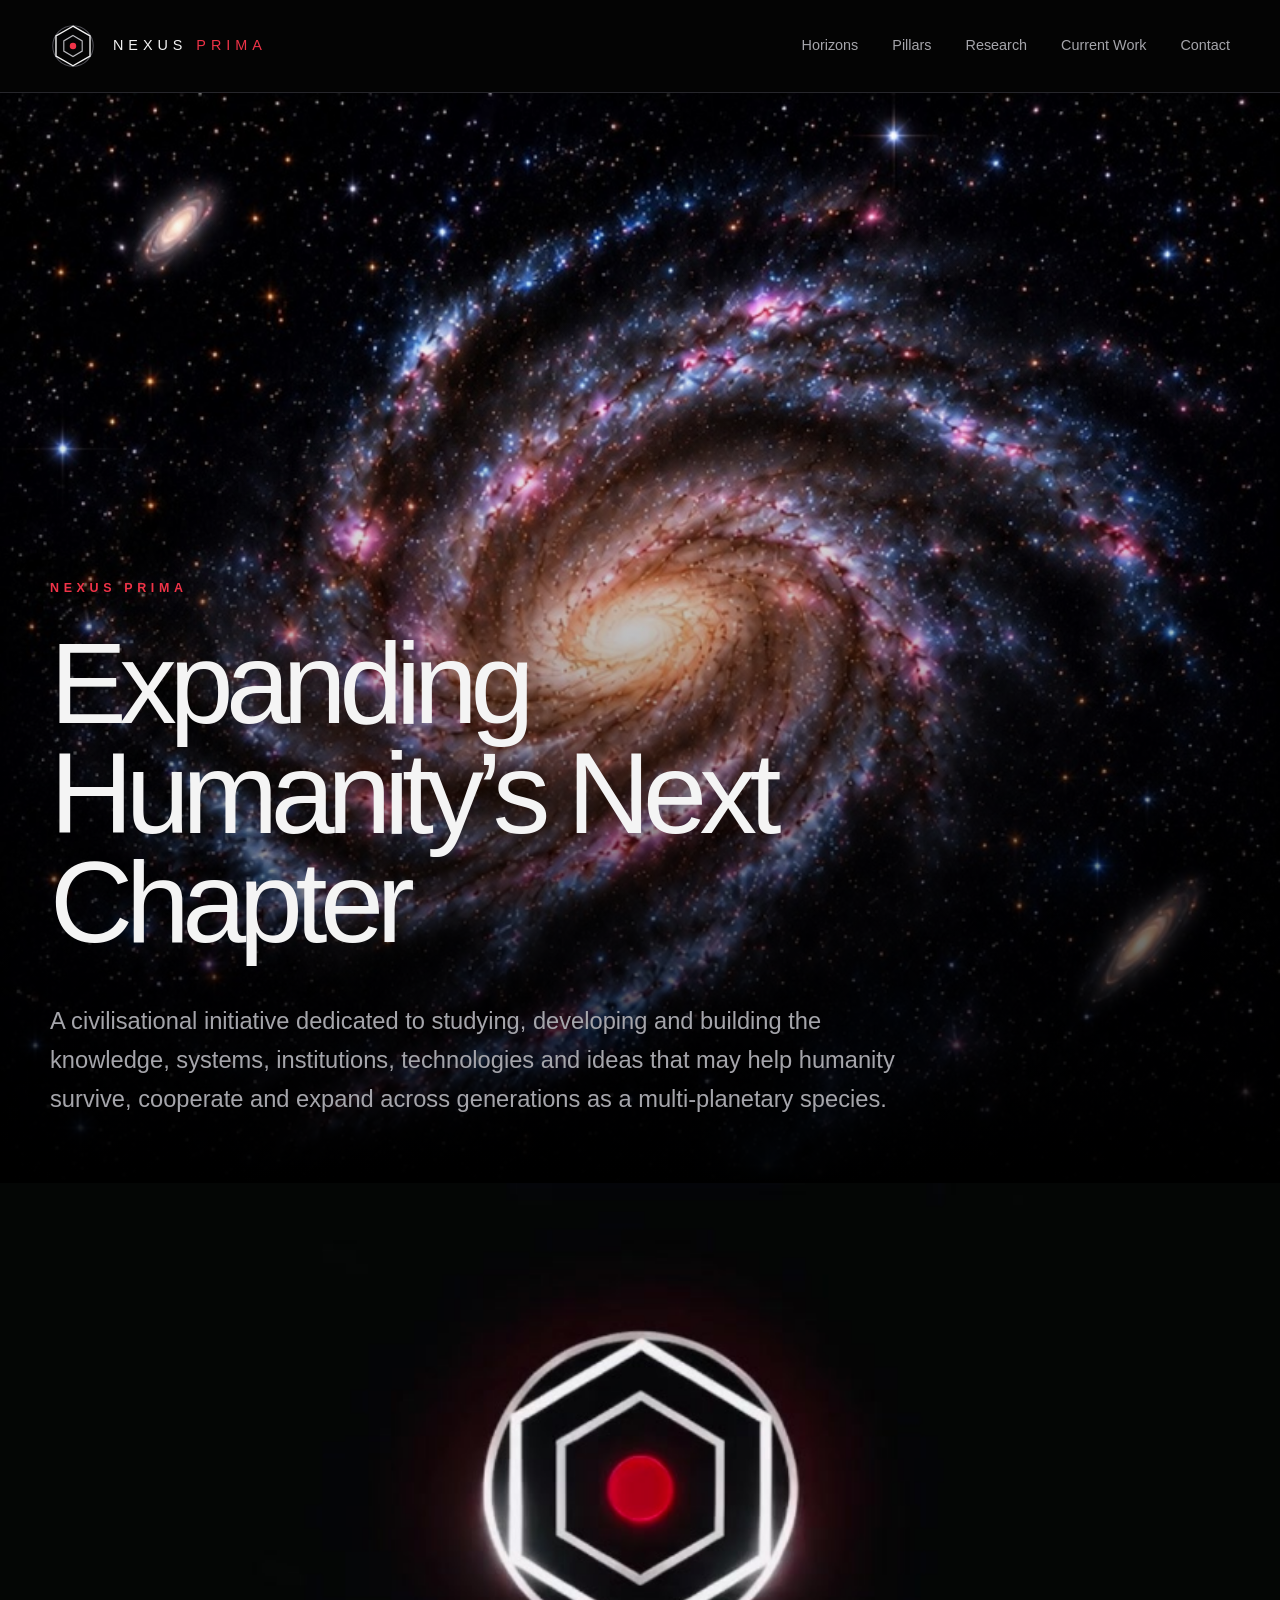
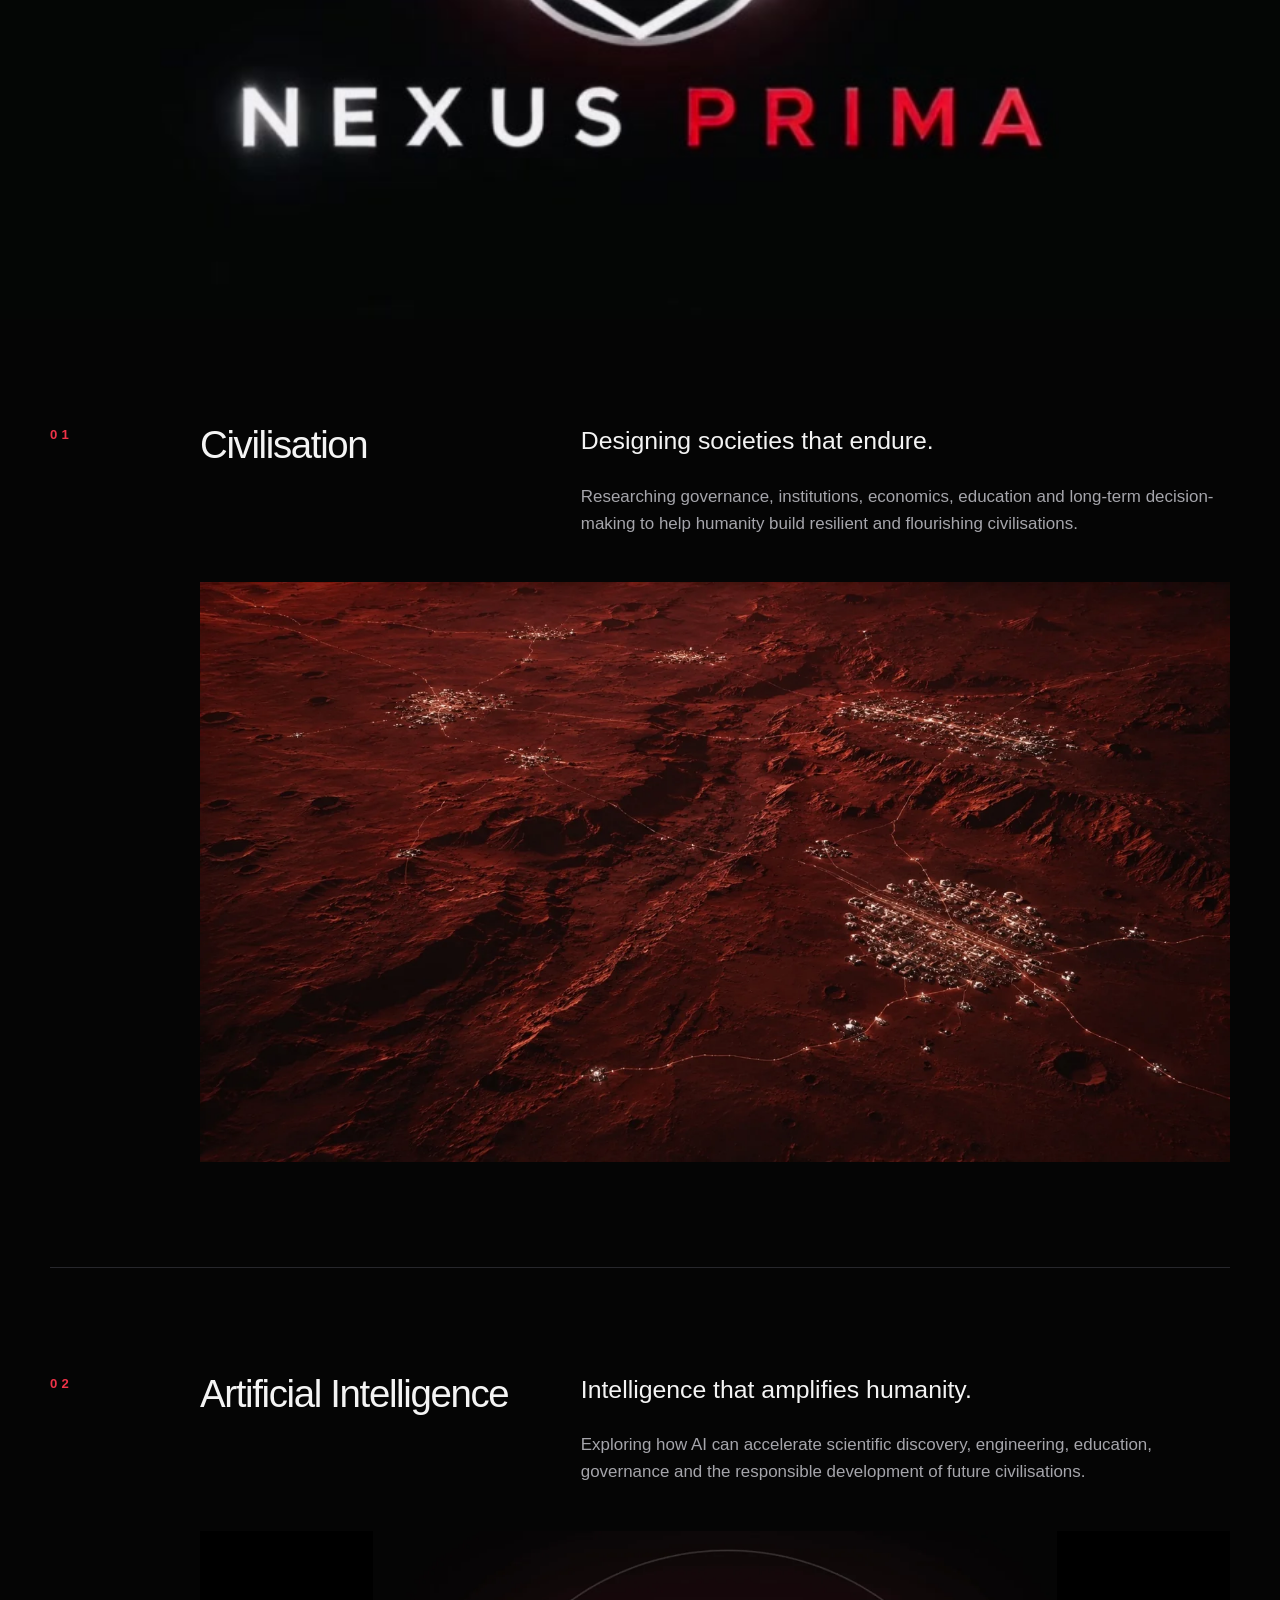
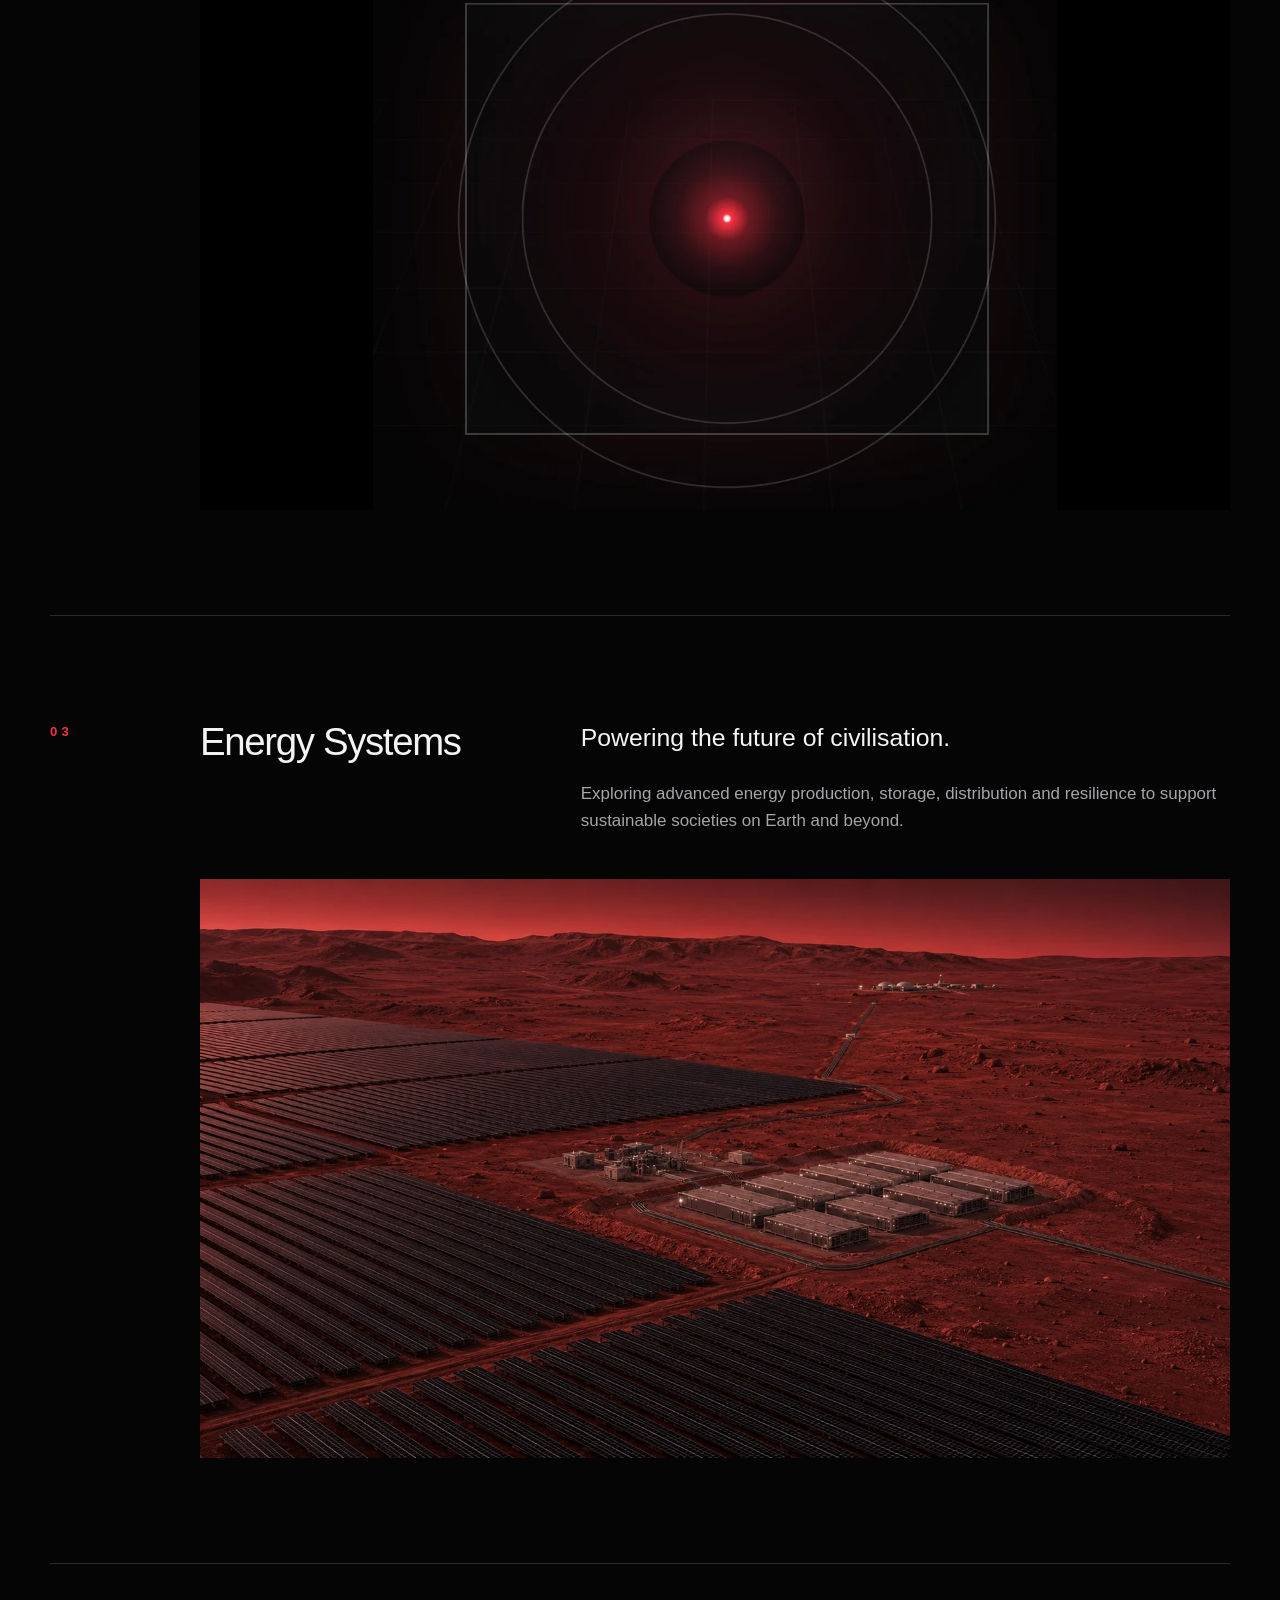
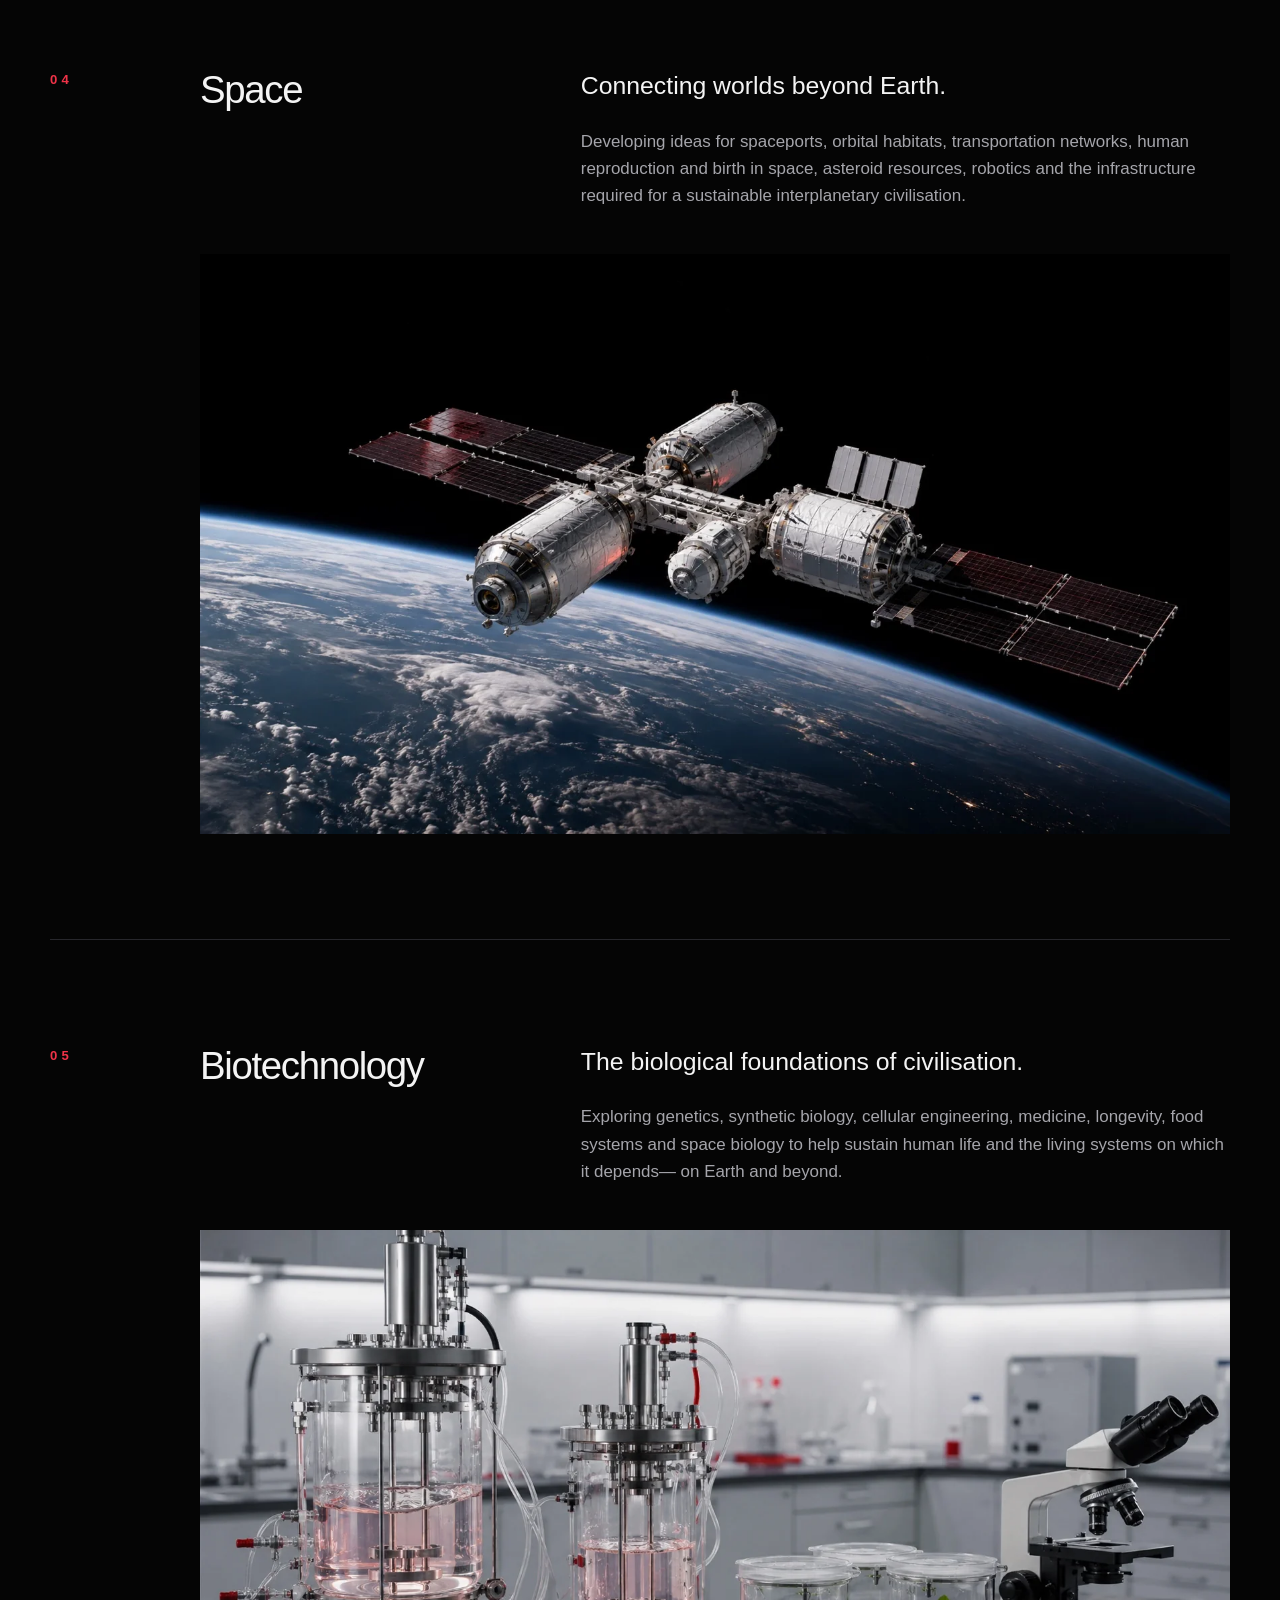
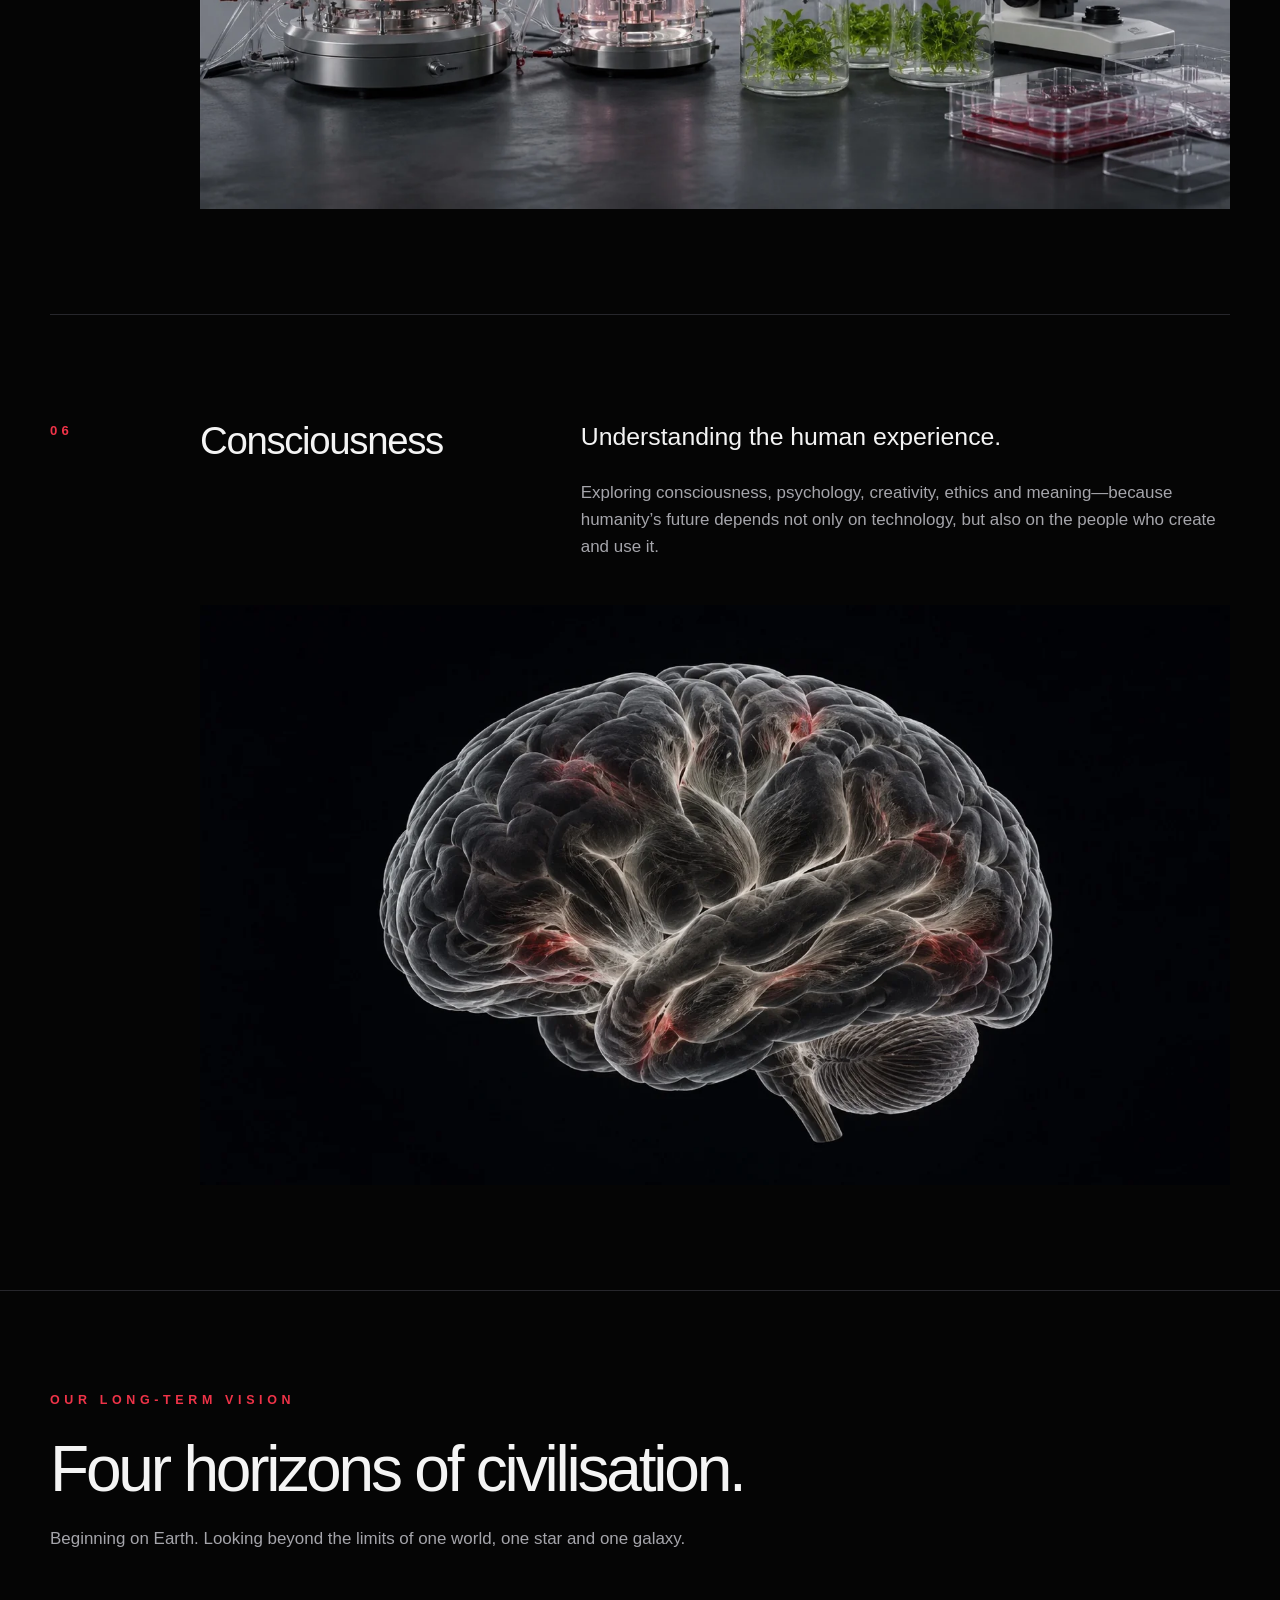
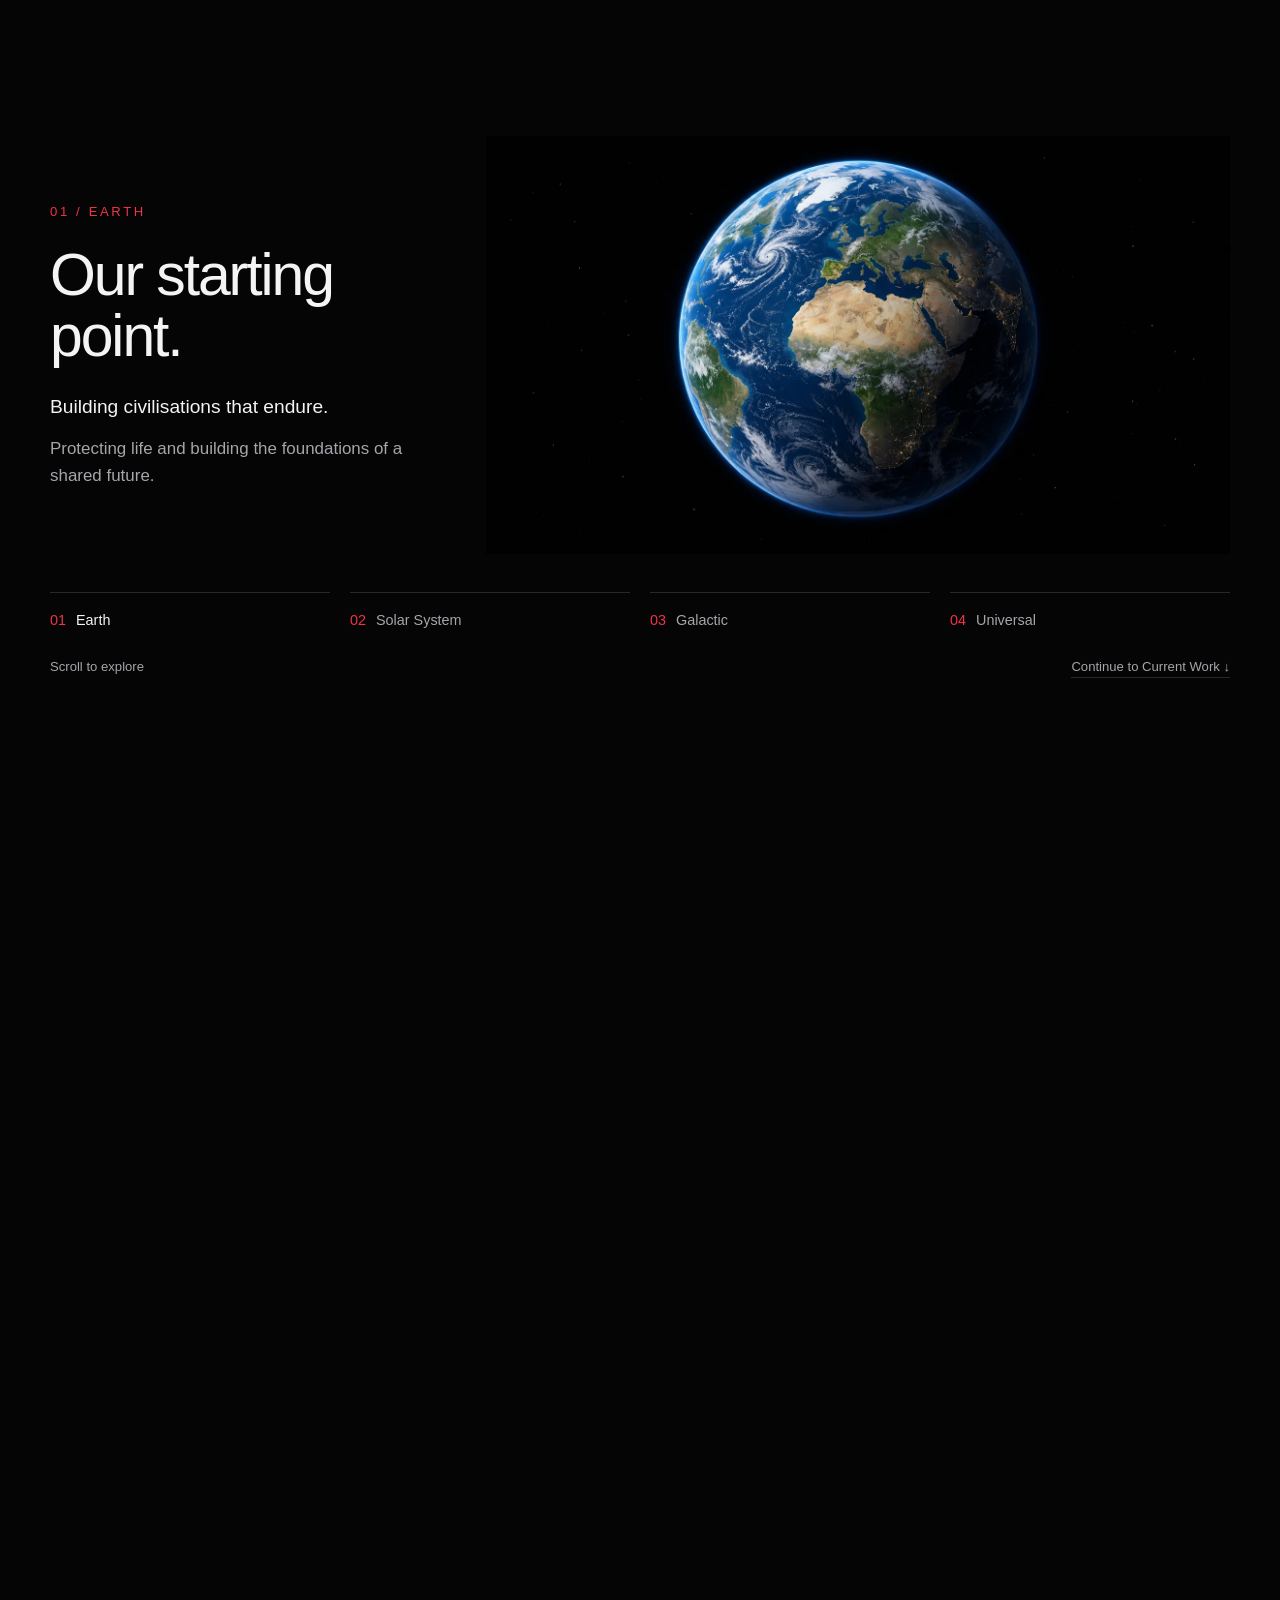
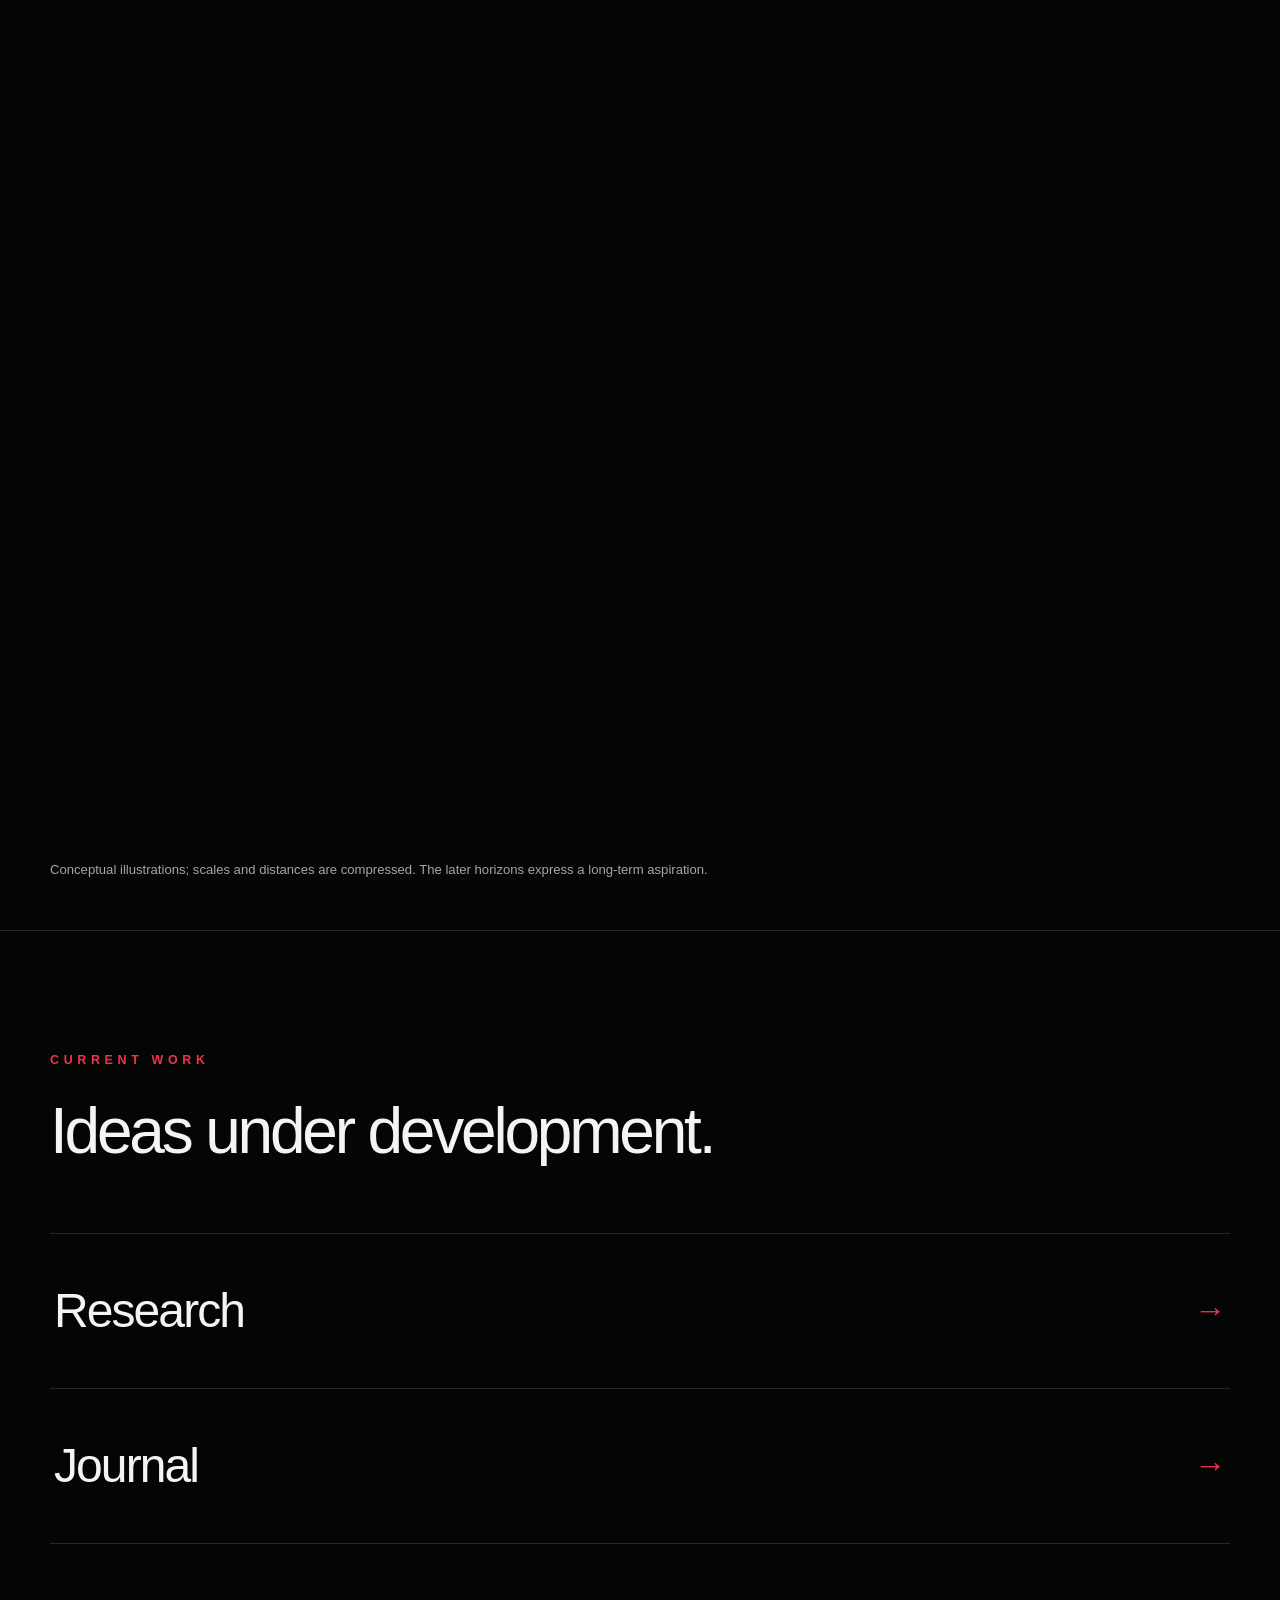
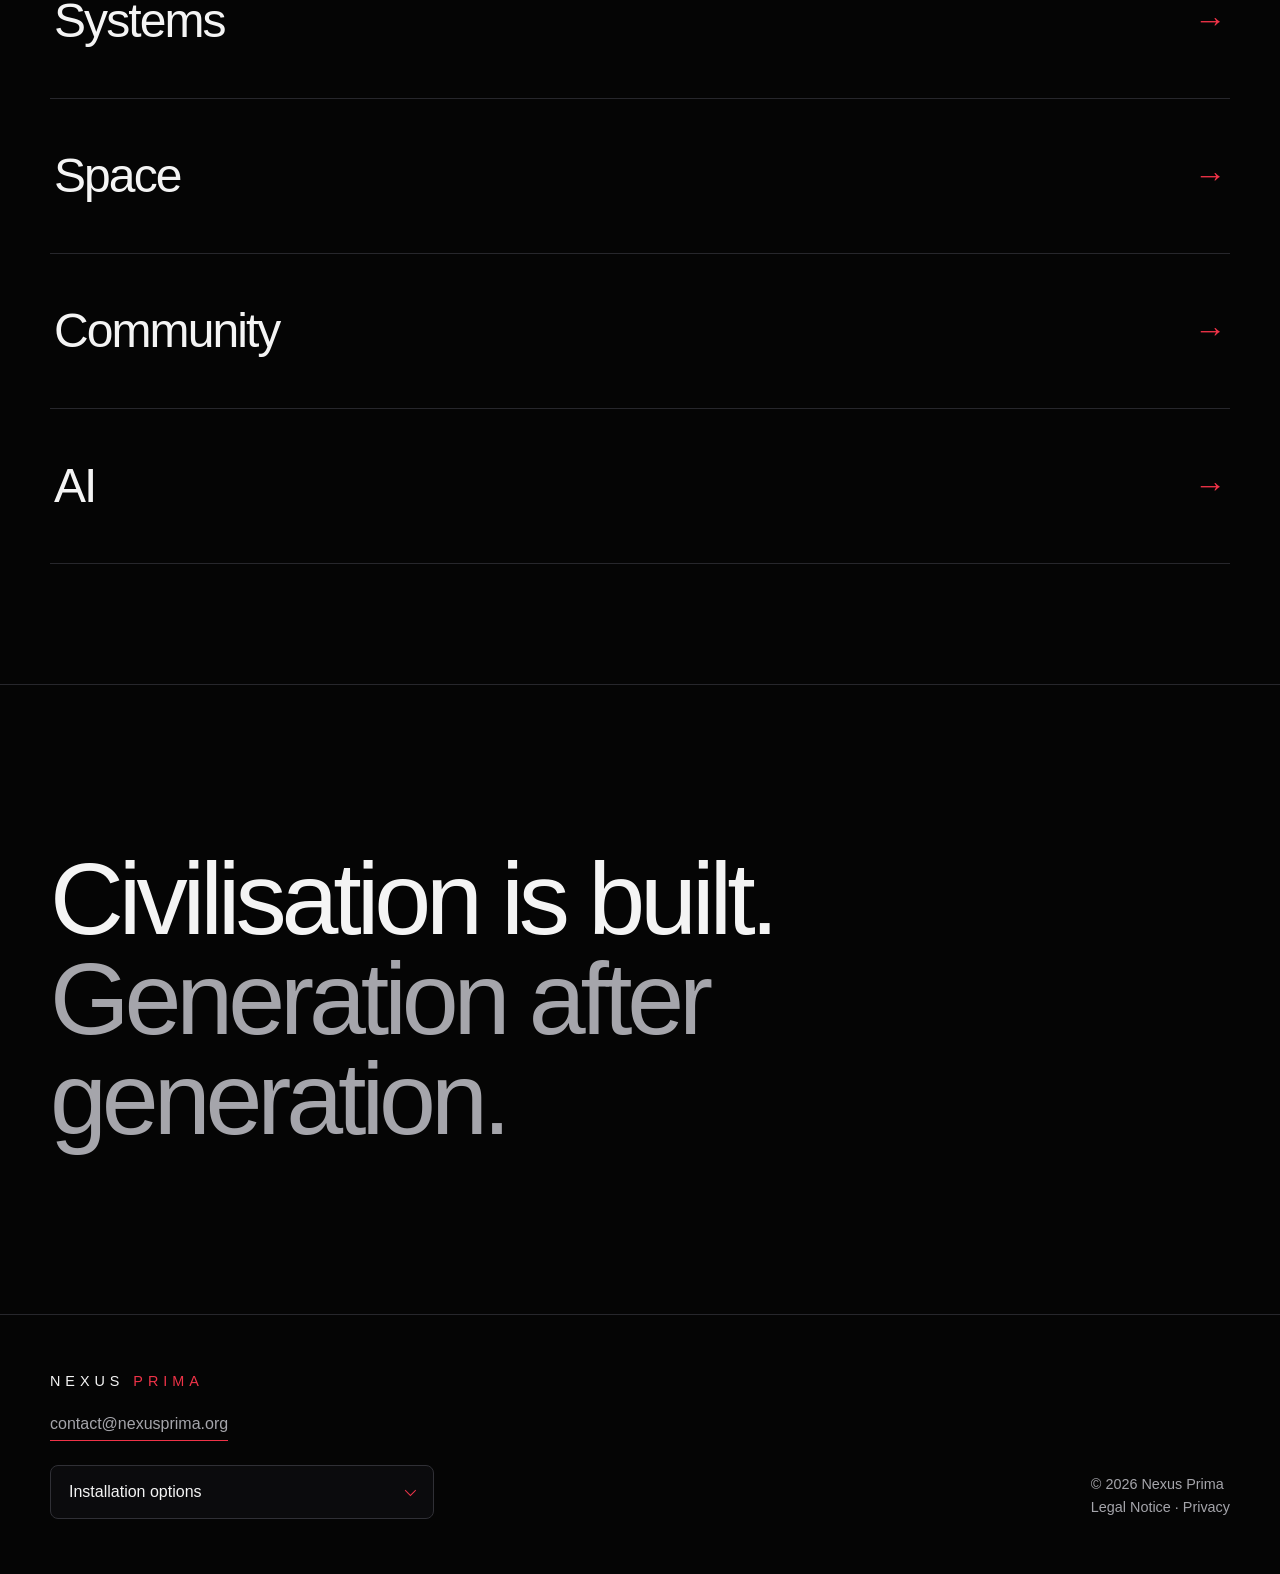
<file: index.html>
<!DOCTYPE html>
<html lang="en">
<head>
  <meta charset="UTF-8">
  <meta name="viewport" content="width=device-width, initial-scale=1.0">

  <title>Nexus Prima</title>

  <meta
    name="description"
    content="A civilisation initiative studying the systems, technologies and ideas that may help humanity build across generations as a multi-planetary species."
  >

  <!-- Canonical domain -->
  <link rel="canonical" href="https://nexusprima.org/">

  <!-- Favicon -->
  <link
    rel="icon"
    href="/favicon.svg"
    type="image/svg+xml"
    sizes="any"
  >

  <!-- Web application metadata -->
  <link rel="manifest" href="/site.webmanifest">
  <meta name="theme-color" content="#050505">
  <!-- Nexus Prima PWA v1: Apple home-screen support -->
  <meta name="application-name" content="Nexus Prima">
  <meta name="apple-mobile-web-app-capable" content="yes">
  <meta name="apple-mobile-web-app-title" content="Nexus Prima">
  <meta name="apple-mobile-web-app-status-bar-style" content="black">
  <link rel="apple-touch-icon" sizes="180x180" href="/apple-touch-icon.png">

  <!-- Open Graph metadata -->
  <meta property="og:type" content="website">
  <meta property="og:site_name" content="Nexus Prima">
  <meta property="og:title" content="Nexus Prima">

  <meta
    property="og:description"
    content="A civilisation initiative studying the systems, technologies and ideas that may help humanity build across generations as a multi-planetary species."
  >

  <meta property="og:url" content="https://nexusprima.org/">

  <!-- Preferred site name for search engines -->
  <script type="application/ld+json">
  {
    "@context": "https://schema.org",
    "@type": "WebSite",
    "url": "https://nexusprima.org/",
    "name": "Nexus Prima"
  }
  </script>

  <style>
    :root {
      --background: #050505;
      --surface: #0b0b0d;
      --text: #f4f4f4;
      --muted: #a5a5ab;
      --border: #27272c;
      --red: #ef3348;
      --max-width: 1180px;
    }

    * {
      box-sizing: border-box;
      margin: 0;
      padding: 0;
    }

    html {
      scroll-behavior: smooth;
    }

    body {
      background: var(--background);
      color: var(--text);
      font-family: Arial, Helvetica, sans-serif;
      line-height: 1.6;
      overflow-x: hidden;
    }

    a {
      color: inherit;
      text-decoration: none;
    }

    button {
      font: inherit;
    }

    .container {
      width: min(100% - 48px, var(--max-width));
      margin: 0 auto;
    }

    /* Header */

    header {
      position: sticky;
      top: 0;
      z-index: 100;
      background: rgba(5, 5, 5, 0.94);
      border-bottom: 1px solid var(--border);
      backdrop-filter: blur(14px);
      -webkit-backdrop-filter: blur(14px);
    }

    nav {
      min-height: 92px;
      display: flex;
      align-items: center;
      justify-content: space-between;
      gap: 30px;
    }

    .brand {
      display: flex;
      align-items: center;
      gap: 17px;
    }

    .symbol {
      width: 46px;
      height: 46px;
      flex: 0 0 auto;
    }

    .wordmark {
      font-size: 0.9rem;
      letter-spacing: 0.31rem;
      white-space: nowrap;
    }

    .wordmark span {
      color: var(--red);
    }

    .desktop-navigation {
      display: flex;
      align-items: center;
      gap: 34px;
    }

    .desktop-navigation a {
      color: var(--muted);
      font-size: 0.9rem;
      transition: color 0.2s ease;
    }

    .desktop-navigation a:hover {
      color: var(--text);
    }

    .menu-button {
      display: none;
      position: relative;
      width: 48px;
      height: 44px;
      border: 0;
      background: transparent;
      cursor: pointer;
    }

    .menu-button span {
      position: absolute;
      left: 4px;
      width: 40px;
      height: 2px;
      background: var(--text);
      transition:
        transform 0.2s ease,
        top 0.2s ease;
    }

    .menu-button span:first-child {
      top: 14px;
    }

    .menu-button span:last-child {
      top: 28px;
    }

    .menu-button.open span:first-child {
      top: 21px;
      transform: rotate(45deg);
    }

    .menu-button.open span:last-child {
      top: 21px;
      transform: rotate(-45deg);
    }

    .mobile-navigation {
      display: none;
      padding: 10px 24px 28px;
      border-top: 1px solid var(--border);
      background: var(--background);
    }

    .mobile-navigation.open {
      display: block;
    }

    .mobile-navigation a {
      display: block;
      padding: 22px 0;
      color: var(--muted);
      font-size: 1.15rem;
      border-bottom: 1px solid var(--border);
    }

    .mobile-navigation a:hover {
      color: var(--text);
    }

    /* General */

    section {
      border-bottom: 1px solid var(--border);
    }

    .eyebrow {
      color: var(--red);
      font-size: 0.78rem;
      font-weight: 700;
      letter-spacing: 0.29rem;
      text-transform: uppercase;
    }

    h1 {
      max-width: 980px;
      margin-top: 30px;
      font-size: clamp(3.5rem, 9vw, 7.8rem);
      font-weight: 500;
      line-height: 0.95;
      letter-spacing: -0.065em;
    }

    h2 {
      font-size: clamp(2.2rem, 5vw, 4.5rem);
      font-weight: 500;
      line-height: 1;
      letter-spacing: -0.05em;
    }

    h3 {
      font-size: clamp(1.65rem, 3vw, 2.8rem);
      font-weight: 500;
      line-height: 1.1;
      letter-spacing: -0.035em;
    }

    p {
      color: var(--muted);
      font-size: 1.06rem;
    }

    /* Hero */

    .hero {
      min-height: calc(100vh - 92px);
      display: flex;
      align-items: center;
    }

    .hero-content {
      padding: 120px 0;
    }

    .hero-description {
      max-width: 850px;
      margin-top: 44px;
      font-size: clamp(1.15rem, 2vw, 1.48rem);
      line-height: 1.65;
    }

    /* Pillars */

    .pillars {
      padding: 0;
    }

    .area {
      display: grid;
      grid-template-columns: 105px minmax(210px, 0.75fr) 1.45fr;
      gap: 45px;
      align-items: start;
      padding: 105px 0;
      border-bottom: 1px solid var(--border);
    }

    .area:last-child {
      border-bottom: 0;
    }

    .area-number {
      color: var(--red);
      font-size: 0.82rem;
      font-weight: 700;
      letter-spacing: 0.26rem;
    }

    .area-title {
      padding-right: 20px;
    }

    .area-copy {
      max-width: 650px;
    }

    .area-statement {
      color: var(--text);
      font-size: clamp(1.2rem, 2vw, 1.55rem);
      line-height: 1.4;
    }

    .area-description {
      margin-top: 24px;
    }

    /* Horizontal pillar images */

    .area-media {
      grid-column: 2 / -1;
      width: 100%;
      min-width: 0;
      aspect-ratio: 16 / 9;
      overflow: hidden;
      background: #000;
    }

    .area-media img {
      display: block;
      width: 100%;
      height: 100%;
      object-fit: contain;
      object-position: center;
    }

    /* Display the complete AI artwork */

    .area-media--ai {
      position: relative;
    }

    .ai-crop {
      position: absolute;
      inset: 0;
      width: 100%;
      height: 100%;
      transform: none;
      overflow: hidden;
    }

    .ai-crop img {
      position: static;
      display: block;
      width: 100%;
      height: 100%;
      object-fit: contain;
      object-position: center;
    }

    /* Current Work */

    .current-work {
      padding: 120px 0;
    }

    .current-work h2 {
      margin-top: 28px;
    }

    .work-links {
      margin-top: 70px;
      border-top: 1px solid var(--border);
    }

    .work-link {
      display: grid;
      grid-template-columns: 1fr auto;
      gap: 30px;
      align-items: center;
      min-height: 155px;
      padding: 30px 4px;
      border-bottom: 1px solid var(--border);
      transition:
        background 0.2s ease,
        padding 0.2s ease;
    }

    .work-link:hover {
      padding-left: 25px;
      padding-right: 25px;
      background: var(--surface);
    }

    .work-link-title {
      font-size: clamp(1.7rem, 4vw, 3rem);
      line-height: 1;
      letter-spacing: -0.04em;
    }

    .work-arrow {
      color: var(--red);
      font-size: 2rem;
    }

    /* Closing statement */

    .closing {
      min-height: 70vh;
      display: flex;
      align-items: center;
    }

    .closing-content {
      padding: 120px 0;
    }

    .closing h2 {
      max-width: 940px;
      font-size: clamp(3rem, 8vw, 7rem);
      line-height: 0.98;
    }

    .closing h2 span {
      display: block;
      color: var(--muted);
    }

    /* Footer */

    footer {
      padding: 55px 0;
    }

    .footer-content {
      display: flex;
      align-items: flex-end;
      justify-content: space-between;
      gap: 50px;
    }

    .footer-contact {
      display: inline-block;
      margin-top: 18px;
      color: var(--muted);
      border-bottom: 1px solid var(--red);
      padding-bottom: 4px;
    }

    .copyright {
      color: var(--muted);
      font-size: 0.9rem;
    }

    /* Tablet */

    @media (max-width: 850px) {
      .desktop-navigation {
        display: none;
      }

      .menu-button {
        display: block;
      }

      .area {
        grid-template-columns: 70px 1fr;
        gap: 25px;
      }

      .area-title {
        padding-right: 0;
      }

      .area-copy {
        grid-column: 2;
      }
    }

    /* Mobile */

    @media (max-width: 650px) {
      .container {
        width: min(100% - 40px, var(--max-width));
      }

      nav {
        min-height: 84px;
      }

      .symbol {
        width: 42px;
        height: 42px;
      }

      .wordmark {
        font-size: 0.72rem;
        letter-spacing: 0.2rem;
      }

      .hero {
        min-height: calc(100vh - 84px);
      }

      .hero-content {
        padding: 90px 0;
      }

      h1 {
        font-size: clamp(3.15rem, 16vw, 5rem);
      }

      .hero-description {
        margin-top: 34px;
      }

      .area {
        grid-template-columns: 1fr;
        gap: 20px;
        padding: 75px 0;
      }

      .area-copy {
        grid-column: auto;
      }

      .area-number {
        margin-bottom: 8px;
      }

      .area-statement {
        margin-top: 12px;
      }

      .area-media {
        grid-column: 1 / -1;
      }

      .current-work {
        padding: 90px 0;
      }

      .work-links {
        margin-top: 50px;
      }

      .work-link {
        min-height: 125px;
      }

      .closing {
        min-height: 60vh;
      }

      .closing-content {
        padding: 100px 0;
      }

      .footer-content {
        flex-direction: column;
        align-items: flex-start;
      }
    }
    /* Four horizons: a static sequence enhanced only when motion is available. */
    :root { --nav-height: 93px; }
    html { scroll-padding-top: calc(var(--nav-height) + 20px); }
    a:focus-visible, button:focus-visible {
      outline: 2px solid var(--red);
      outline-offset: 6px;
    }
    .horizons { padding: 100px 0 50px; }
    .horizons-heading { padding-bottom: 52px; }
    .horizons-heading h2 { max-width: 800px; margin-top: 26px; }
    .horizons-intro { max-width: 660px; margin-top: 24px; }
    .horizon-stage { padding: 30px 0 60px; }
    .horizon-panels { width: 100%; }
    .horizon-panel {
      display: grid;
      grid-template-columns: minmax(0, .7fr) minmax(0, 1.3fr);
      align-items: center;
      gap: 36px;
      padding: 50px 0;
      border-bottom: 1px solid var(--border);
    }
    .horizon-panel:last-child { border-bottom: 0; }
    .horizon-copy { min-width: 0; }
    .horizon-number {
      color: var(--red);
      font-size: .82rem;
      letter-spacing: .2em;
      margin-bottom: 22px;
    }
    .horizon-copy h3 {
      font-size: clamp(2.4rem, 4.6vw, 4.6rem);
      line-height: 1.04;
      overflow-wrap: break-word;
    }
    .horizon-statement { color: var(--text); margin-top: 26px; font-size: 1.2rem; }
    .horizon-description { margin-top: 12px; max-width: 420px; }
    .horizon-image {
      display: block;
      width: 100%;
      height: auto;
      aspect-ratio: 16 / 9;
      object-fit: contain;
    }
    .horizon-visual { overflow: hidden; min-width: 0; background: #000; }
    .horizon-scene { position: relative; }
    .universe-network { position: absolute; inset: 0; width: 100%; height: 100%; opacity: .55; pointer-events: none; }
    .horizon-controls, .horizon-scroll-hint { display: none; }
    .horizon-note { font-size: .82rem; margin-top: 30px; max-width: 760px; }
    .horizon--animated .horizon-track { height: var(--track-height); }
    .horizon--animated .horizon-stage {
      position: sticky;
      top: var(--nav-height);
      height: calc(100vh - var(--nav-height));
      height: calc(100svh - var(--nav-height));
      display: flex;
      flex-direction: column;
      justify-content: center;
      padding: 24px 0;
    }
    .horizon--animated .horizon-panels { display: grid; }
    .horizon--animated .horizon-panel {
      grid-area: 1 / 1;
      padding: 0;
      border: 0;
      opacity: 0;
      visibility: hidden;
      pointer-events: none;
    }
    .horizon--animated .horizon-panel:first-child { opacity: 1; visibility: visible; }
    .horizon--animated .horizon-controls {
      display: grid;
      grid-template-columns: repeat(4, minmax(0, 1fr));
      gap: 20px;
      margin-top: 38px;
    }
    .horizon-step {
      position: relative;
      border: 0;
      border-top: 1px solid var(--border);
      color: var(--muted);
      background: transparent;
      text-align: left;
      padding: 15px 0 8px;
      min-height: 48px;
      font-size: .9rem;
      cursor: pointer;
    }
    .horizon-step::before {
      content: '';
      position: absolute;
      top: -1px;
      left: 0;
      width: 100%;
      height: 2px;
      background: var(--red);
      transform: scaleX(var(--step-progress, 0));
      transform-origin: left;
    }
    .horizon-step[aria-current='step'] { color: var(--text); }
    .horizon-step span { margin-right: 10px; color: var(--red); }
    .horizon--animated .horizon-scroll-hint {
      display: flex;
      justify-content: space-between;
      gap: 20px;
      margin-top: 16px;
      font-size: .82rem;
      color: var(--muted);
    }
    .horizon-scroll-hint a { border-bottom: 1px solid var(--border); }
    .horizon--animated .horizon-note { margin-top: 20px; }
    @media (max-width: 850px) {
      .horizon-panel { grid-template-columns: 1fr; gap: 22px; }
      .horizon-copy h3 { font-size: clamp(2.3rem, 6vw, 3.5rem); }
      .horizon-number { margin-bottom: 12px; }
      .horizon-statement { margin-top: 14px; font-size: 1.08rem; }
      .horizon-description { margin-top: 8px; max-width: 620px; font-size: 1rem; }
      .horizon-visual { width: min(100%, 680px); margin: 0 auto; }
      .horizon--animated .horizon-controls { margin-top: 24px; gap: 12px; }
    }
    @media (max-width: 650px) {
      :root { --nav-height: 85px; }
      .horizons { padding-top: 75px; }
      .horizons-heading { padding-bottom: 32px; }
      .horizons-heading h2 { font-size: 2.6rem; }
      .horizon-panel { padding: 35px 0; }
      .horizon-copy h3 { font-size: 2.05rem; }
      .horizon--animated .horizon-stage { padding: 18px 0; }
      .horizon--animated .horizon-controls { gap: 10px; margin-top: 20px; }
      .horizon-step { font-size: .82rem; }
      .horizon-step span { display: block; margin: 0 0 4px; }
      .horizon-note { font-size: .78rem; line-height: 1.5; }
      .horizon-scroll-hint { font-size: .78rem; }
    }
    @media (prefers-reduced-motion: reduce) {
      html { scroll-behavior: auto; }
      *, *::before, *::after { animation: none !important; transition: none !important; }
    }


    /* Opening film */
    .hero { border-bottom: 0; }
    .hero .hero-content { padding-bottom: 0; }
    .hero-film {
      position: relative;
      margin: clamp(36px, 6vw, 72px) 0 0;
    }
    .hero-film video {
      display: block;
      width: 100%;
      height: auto;
      aspect-ratio: 16 / 9;
      object-fit: contain;
      background: var(--background);
      border: 0;
    }
    .film-description {
      position: absolute;
      width: 1px;
      height: 1px;
      padding: 0;
      margin: -1px;
      overflow: hidden;
      clip-path: inset(50%);
      white-space: nowrap;
      border: 0;
    }
  </style>
  <!-- Nexus Prima PWA v1: isolated install controls -->
  <link rel="stylesheet" href="/pwa.css">
  <script defer src="/pwa.js"></script>
</head>

<body>

  <header>
    <nav class="container">

      <a
        class="brand"
        href="#top"
        aria-label="Nexus Prima home"
      >
        <svg
          class="symbol"
          viewBox="0 0 100 100"
          role="img"
          aria-label="Nexus Prima symbol"
        >
          <circle
            cx="50"
            cy="50"
            r="44"
            fill="none"
            stroke="#505057"
            stroke-width="2.2"
          />

          <polygon
            points="50,7 87,28 87,72 50,93 13,72 13,28"
            fill="none"
            stroke="#f4f4f4"
            stroke-width="3"
          />

          <polygon
            points="50,27 70,39 70,61 50,73 30,61 30,39"
            fill="none"
            stroke="#b8b8bd"
            stroke-width="2.5"
          />

          <circle
            cx="50"
            cy="50"
            r="7"
            fill="#ef3348"
          />
        </svg>

        <div class="wordmark">
          NEXUS <span>PRIMA</span>
        </div>
      </a>

      
<div class="desktop-navigation">
  <a href="#horizons">Horizons</a>
  <a href="#pillars">Pillars</a>
  <a href="https://research.nexusprima.org">Research</a>
  <a href="#current-work">Current Work</a>
  <a href="#contact">Contact</a>
</div>


      <button
        class="menu-button"
        id="menuButton"
        type="button"
        aria-controls="mobileNavigation"
        aria-label="Open navigation menu"
        aria-expanded="false"
      >
        <span></span>
        <span></span>
      </button>

    </nav>

    
<div
  class="mobile-navigation"
  id="mobileNavigation"
>
  <a href="#horizons">Horizons</a>
  <a href="#pillars">Pillars</a>
  <a href="https://research.nexusprima.org">Research</a>
  <a href="#current-work">Current Work</a>
  <a href="#contact">Contact</a>
</div>

    </header>

  <main id="top">

  
<style>
  /* One continuous universe background */

  .hero.hero--universe {
    display: block !important;
    min-height: 0 !important;
    background: #000 !important;
    overflow: hidden;
    border-bottom: 0;
  }

  .hero.hero--universe::before {
    display: none !important;
    content: none !important;
  }

  .hero-scene {
    position: relative;
    isolation: isolate;
    
background-image: url("./nexus-prima-universe-long.jpg");
background-size: cover;
background-position: center top;
background-repeat: no-repeat;

    background-size: cover;
    background-position: center top;
    background-repeat: no-repeat;
    background-color: #000;

    padding: clamp(340px, 38vw, 600px) 0 64px;
  }

  .hero-scene::before {
    content: "";
    position: absolute;
    inset: 0;
    z-index: 0;
    pointer-events: none;

    background: linear-gradient(
      to bottom,
      transparent 0%,
      rgba(0,0,0,0.08) 32%,
      rgba(0,0,0,0.30) 55%,
      rgba(0,0,0,0.50) 75%,
      #000 100%
    );
  }

  .hero.hero--universe .hero-content {
    position: relative;
    z-index: 1;
    margin: 0 auto !important;
    padding: 0 !important;
    min-height: 0 !important;
  }

  /* Full-width video */

  .hero.hero--universe .hero-film {
    position: relative !important;
    display: block;
    width: 100% !important;
    max-width: none !important;
    margin: 0 !important;
    padding: 0 !important;
    border: 0 !important;
    border-radius: 0 !important;
    overflow: hidden;
  }

  .hero.hero--universe .hero-film video {
    display: block;
    width: 100% !important;
    max-width: none !important;
    height: auto !important;
    aspect-ratio: auto;
    object-fit: contain;
    border-radius: 0 !important;
  }

  


@media (max-width: 650px) {
  .hero-scene {
    padding-top: calc(clamp(270px, 78vw, 400px) + 65px);
    padding-bottom: 44px;
    background-size: cover;
    background-position: center top;
  }
}



</style>

<section class="hero hero--universe">

  <div class="hero-scene">

    <div class="container hero-content">

      <div class="eyebrow">
        Nexus Prima
      </div>

      <h1>
        Expanding Humanity’s Next Chapter
      </h1>

      <p class="hero-description">
        A civilisational initiative dedicated to studying,
        developing and building the knowledge, systems,
        institutions, technologies and ideas that may help
        humanity survive, cooperate and expand across
        generations as a multi-planetary species.
      </p>

    </div>

  </div>

  <figure class="hero-film">

    <video
      id="nexus-prima-film"
      src="./np-introduction-20260911.mp4"
      width="890"
      height="512"
      autoplay
      loop
      muted
      playsinline
      preload="auto"
      disablepictureinpicture
      disableremoteplayback
      poster="./np-introduction-20260911-poster.jpg"
      aria-label="Nexus Prima — a future for civilisation"
      aria-describedby="film-description"
    >
      <a href="./np-introduction-20260911.mp4">
        Watch the Nexus Prima film.
      </a>
    </video>

    <figcaption
      class="film-description"
      id="film-description"
    >
      A silent concept film opening with the Nexus Prima mark,
      then imagining humanity's future across orbital habitats,
      human and robotic collaboration, sustainable settlements
      and networks of civilisations.
    </figcaption>

  </figure>

</section>

    <section
      class="pillars"
      id="pillars"
    >
      <div class="container">

        <!-- 01: Civilisation -->

        <article class="area">

          <div class="area-number">
            01
          </div>

          <div class="area-title">
            <h3>Civilisation</h3>
          </div>

          <div class="area-copy">
            <p class="area-statement">
              Designing societies that endure.
            </p>

            <p class="area-description">
              Researching governance, institutions, economics, education and
              long-term decision-making to help humanity build resilient and
              flourishing civilisations.
            </p>
          </div>

          <figure class="area-media">
            <img width="1536" height="864"
              src="./np-civilisation.webp"
              loading="lazy"
              decoding="async"
              alt="Concept illustration of interconnected future settlements across the surface of Mars, viewed from above."
            >
          </figure>

        </article>

        <!-- 02: Artificial Intelligence -->

        <article class="area">

          <div class="area-number">
            02
          </div>

          <div class="area-title">
            <h3>Artificial Intelligence</h3>
          </div>

          <div class="area-copy">
            <p class="area-statement">
              Intelligence that amplifies humanity.
            </p>

            <p class="area-description">
              Exploring how AI can accelerate scientific discovery,
              engineering, education, governance and the responsible
              development of future civilisations.
            </p>
          </div>

          <figure class="area-media area-media--ai">
            <div class="ai-crop">
              <img width="1246" height="1055"
                src="./np-ai.webp"
                loading="lazy"
                decoding="async"
                alt="Abstract representation of artificial intelligence: a red central point within a dark sphere and geometric rings."
              >
            </div>
          </figure>

        </article>

        <!-- 03: Energy Systems -->

        <article class="area">

          <div class="area-number">
            03
          </div>

          <div class="area-title">
            <h3>Energy Systems</h3>
          </div>

          <div class="area-copy">
            <p class="area-statement">
              Powering the future of civilisation.
            </p>

            <p class="area-description">
              Exploring advanced energy production, storage, distribution and
              resilience to support sustainable societies on Earth and beyond.
            </p>
          </div>

          <figure class="area-media">
            <img width="1536" height="864"
              src="./np-energy.webp"
              loading="lazy"
              decoding="async"
              alt="Concept illustration of solar arrays and energy storage infrastructure supplying a future Mars settlement."
            >
          </figure>

        </article>

        <!-- 04: Space -->

        <article class="area">

          <div class="area-number">
            04
          </div>

          <div class="area-title">
            <h3>Space</h3>
          </div>

          <div class="area-copy">
            <p class="area-statement">
              Connecting worlds beyond Earth.
            </p>

            <p class="area-description">
              Developing ideas for spaceports, orbital habitats,
              transportation networks, human reproduction and birth in space,
              asteroid resources, robotics and the infrastructure required for
              a sustainable interplanetary civilisation.
            </p>
          </div>

          <figure class="area-media">
            <img width="1536" height="864"
              src="./np-space.webp"
              loading="lazy"
              decoding="async"
              alt="Concept illustration of a modular orbital outpost with solar arrays above Earth's curved horizon."
            >
          </figure>

        </article>

        <!-- 05: Biotechnology -->

        <article class="area">

          <div class="area-number">
            05
          </div>

          <div class="area-title">
            <h3>Biotechnology</h3>
          </div>

          <div class="area-copy">
            <p class="area-statement">
              The biological foundations of civilisation.
            </p>

            <p class="area-description">
              Exploring genetics, synthetic biology, cellular engineering,
              medicine, longevity, food systems and space biology to help
              sustain human life and the living systems on which it depends—
              on Earth and beyond.
            </p>
          </div>

          <figure class="area-media">
            <img width="1536" height="864"
              src="./np-biotechnology.webp"
              loading="lazy"
              decoding="async"
              alt="Illustration of a biotechnology laboratory with glass bioreactors, plant cultures, a microscope and culture trays."
            >
          </figure>

        </article>

        <!-- 06: Consciousness -->

        <article class="area">

          <div class="area-number">
            06
          </div>

          <div class="area-title">
            <h3>Consciousness</h3>
          </div>

          <div class="area-copy">
            <p class="area-statement">
              Understanding the human experience.
            </p>

            <p class="area-description">
              Exploring consciousness, psychology, creativity, ethics and
              meaning—because humanity’s future depends not only on technology,
              but also on the people who create and use it.
            </p>
          </div>

          <figure class="area-media">
            <img width="1536" height="864"
              src="./np-consciousness.webp"
              loading="lazy"
              decoding="async"
              alt="Illustrative rendering of a translucent human brain with fine white pathways and subtle red highlights."
            >
          </figure>

        </article>

      </div>
    </section>

    <section class="horizons" id="horizons" aria-labelledby="horizons-title">
      <div class="container horizons-heading">
        <div class="eyebrow">Our long-term vision</div>
        <h2 id="horizons-title">Four horizons of civilisation.</h2>
        <p class="horizons-intro">Beginning on Earth. Looking beyond the limits of one world, one star and one galaxy.</p>
      </div>
      <div class="horizon-track">
        <div class="container horizon-stage">
          <div class="horizon-panels">
            <article class="horizon-panel" id="horizon-earth">
              <div class="horizon-copy">
                <div class="horizon-number">01 / EARTH</div>
                <h3>Our starting point.</h3>
                <p class="horizon-statement">Building civilisations that endure.</p>
                <p class="horizon-description">Protecting life and building the foundations of a shared future.</p>
              </div>
              <figure class="horizon-visual"><div class="horizon-scene"><img width="1536" height="864" class="horizon-image" src="./np-horizon-earth.webp" loading="lazy" decoding="async" alt="Illustration of Earth with blue oceans, cloud systems and a delicate atmospheric rim against black space."></div></figure>
            </article>
            <article class="horizon-panel" id="horizon-solar">
              <div class="horizon-copy">
                <div class="horizon-number">02 / SOLAR SYSTEM</div>
                <h3>Beyond one world.</h3>
                <p class="horizon-statement">Extending humanity’s presence.</p>
                <p class="horizon-description">Exploring the habitats and systems that could sustain civilisation across the Solar System.</p>
              </div>
              <figure class="horizon-visual"><div class="horizon-scene"><img width="1536" height="864" class="horizon-image" src="./np-horizon-solar.webp" loading="lazy" decoding="async" alt="Illustration of the Sun and planets on faint orbital paths, with distances compressed for visibility."></div></figure>
            </article>
            <article class="horizon-panel" id="horizon-galactic">
              <div class="horizon-copy">
                <div class="horizon-number">03 / GALACTIC</div>
                <h3>Across the stars.</h3>
                <p class="horizon-statement">Imagining connected civilisations.</p>
                <p class="horizon-description">A distant horizon of knowledge and cooperation between worlds around other stars.</p>
              </div>
              <figure class="horizon-visual"><div class="horizon-scene"><img width="1536" height="864" class="horizon-image" src="./np-horizon-galaxy.webp" loading="lazy" decoding="async" alt="Artistic view of a spiral galaxy inspired by the Milky Way, with a luminous centre, fine stars and dark dust lanes."></div></figure>
            </article>
            <article class="horizon-panel" id="horizon-universal">
              <div class="horizon-copy">
                <div class="horizon-number">04 / UNIVERSAL</div>
                <h3>An open horizon.</h3>
                <p class="horizon-statement">Networks of civilisations.</p>
                <p class="horizon-description">The long-term dream of creating or joining a network of civilisations between galaxies.</p>
              </div>
              <figure class="horizon-visual"><div class="horizon-scene"><img width="1536" height="864" class="horizon-image" src="./np-horizon-universe.webp" loading="lazy" decoding="async" alt="Conceptual intergalactic vista with many distant galaxies, representing an open universal horizon."><svg class="universe-network" viewBox="0 0 1000 562.5" aria-hidden="true" focusable="false">
                <g fill="none" stroke="#ef3348" stroke-width=".8">
                  <path d="M500 279 Q345 110 213 94"/>
                  <path d="M500 279 Q575 148 710 121"/>
                  <path d="M500 279 Q683 266 820 380"/>
                  <path d="M500 279 Q310 315 135 455"/>
                  <path d="M500 279 Q601 420 690 455"/>
                </g>
              </svg></div></figure>
            </article>
          </div>
          <div class="horizon-controls" role="group" aria-label="Choose a horizon">
            <button class="horizon-step" type="button" data-horizon="0" aria-controls="horizon-earth"><span>01</span>Earth</button>
            <button class="horizon-step" type="button" data-horizon="1" aria-controls="horizon-solar"><span>02</span>Solar System</button>
            <button class="horizon-step" type="button" data-horizon="2" aria-controls="horizon-galactic"><span>03</span>Galactic</button>
            <button class="horizon-step" type="button" data-horizon="3" aria-controls="horizon-universal"><span>04</span>Universal</button>
          </div>
          <div class="horizon-scroll-hint"><span>Scroll to explore</span><a href="#current-work">Continue to Current Work ↓</a></div>
        </div>
      </div>
      <div class="container"><p class="horizon-note">Conceptual illustrations; scales and distances are compressed. The later horizons express a long-term aspiration.</p></div>
    </section>

    <section
      class="current-work"
      id="current-work"
    >
      <div class="container">

        <div class="eyebrow">
          Current Work
        </div>

        <h2>
          Ideas under development.
        </h2>

        <div class="work-links">
     
<a
  class="work-link"
  href="https://research.nexusprima.org"
>
  <div class="work-link-title">
    Research
  </div>

  <div class="work-arrow">
    →
  </div>
</a>

          <a
            class="work-link"
            href="https://journal.nexusprima.org"
          >
            <div class="work-link-title">
              Journal
            </div>

            <div class="work-arrow">
              →
            </div>
          </a>

          <a
            class="work-link"
            href="https://systems.nexusprima.org"
          >
            <div class="work-link-title">
              Systems
            </div>

            <div class="work-arrow">
              →
            </div>
          </a>
          
<a
  class="work-link"
  href="https://space.nexusprima.org"
>
  <div class="work-link-title">
    Space
  </div>

  <div class="work-arrow">
    →
  </div>
</a>

<a
  class="work-link"
  href="https://community.nexusprima.org"
>
  <div class="work-link-title">
    Community
  </div>

  <div class="work-arrow">
    →
  </div>
</a>
          
 <a
  class="work-link"
  href="https://ai.nexusprima.org"
>
  <div class="work-link-title">
    AI
  </div>

  <div class="work-arrow">
    →
  </div>
</a>         
        </div>

      </div>
    </section>

    <section class="closing">
      <div class="container closing-content">

        <h2>
          Civilisation is built.
          <span>Generation after generation.</span>
        </h2>

      </div>
    </section>

  </main>

  <footer id="contact">
    <div class="container footer-content">

      <div>
        <div class="wordmark">
          NEXUS <span>PRIMA</span>
        </div>

        <a
          class="footer-contact"
          href="mailto:contact@nexusprima.org"
        >
          contact@nexusprima.org
        </a>

        <!-- Nexus Prima PWA v1: install help -->
        <details class="np-pwa-install" id="np-pwa-install">
          <summary>Install Nexus Prima</summary>
          <p id="np-pwa-install-help">On iPhone or iPad, open this website in Safari and choose Share → Add to Home Screen. On Android or a computer, use your browser’s Install app option, if available.</p>
          <button type="button" id="np-pwa-install-button" hidden>Install app</button>
          <p id="np-pwa-install-status" role="status" aria-live="polite"></p>
        </details>
      </div>

      <div class="copyright">
        <div>© 2026 Nexus Prima</div>

        <div class="footer-legal">
          <a href="/legal/">Legal Notice</a>
          <span>·</span>
          <a href="/privacy/">Privacy</a>
        </div>
      </div>

    </div>
  </footer>

  <script>
    const menuButton =
      document.getElementById("menuButton");

    const mobileNavigation =
      document.getElementById("mobileNavigation");

    function closeMenu() {
      mobileNavigation.classList.remove("open");
      menuButton.setAttribute("aria-label", "Open navigation menu");
      menuButton.classList.remove("open");

      menuButton.setAttribute(
        "aria-expanded",
        "false"
      );
    }

    menuButton.addEventListener("click", () => {
      const isOpen =
        mobileNavigation.classList.toggle("open");

      menuButton.classList.toggle("open", isOpen);
      menuButton.setAttribute("aria-label", isOpen ? "Close navigation menu" : "Open navigation menu");

      menuButton.setAttribute(
        "aria-expanded",
        isOpen ? "true" : "false"
      );
    });

    mobileNavigation
      .querySelectorAll("a")
      .forEach((link) => {
        link.addEventListener(
          "click",
          closeMenu
        );
      });
    document.addEventListener("keydown", (event) => {
      if (event.key === "Escape" && mobileNavigation.classList.contains("open")) {
        closeMenu();
        menuButton.focus();
      }
    });
  </script>
  <script src="./np-motion.min.js"></script>
  <script>
    (() => {
      const journey = document.getElementById('horizons');
      if (!journey || !window.gsap || !window.ScrollTrigger) return;
      const track = journey.querySelector('.horizon-track');
      const stage = journey.querySelector('.horizon-stage');
      const panels = [...journey.querySelectorAll('.horizon-panel')];
      const pictures = [...journey.querySelectorAll('.horizon-image')];
      const scenes = [...journey.querySelectorAll('.horizon-scene')];
      const copies = [...journey.querySelectorAll('.horizon-copy')];
      const steps = [...journey.querySelectorAll('.horizon-step')];
      const reducedMotion = window.matchMedia('(prefers-reduced-motion: reduce)');
      let context, timeline, resizeTimer;
      let assetsReady = false;
      let activeIndex = -1;
      gsap.registerPlugin(ScrollTrigger);

      function resetJourney() {
        if (context) context.revert();
        context = null;
        timeline = null;
        activeIndex = -1;
        journey.classList.remove('horizon--animated');
        journey.style.removeProperty('--track-height');
        panels.forEach(panel => panel.removeAttribute('aria-hidden'));
        steps.forEach(step => {
          step.removeAttribute('aria-current');
          step.style.removeProperty('--step-progress');
        });
      }

      function setupJourney() {
        resetJourney();
        if (!assetsReady || reducedMotion.matches) return;
        journey.classList.add('horizon--animated');
        const screenHeight = stage.clientHeight;
        // Keep a readable static sequence on short screens or enlarged text.
        if (screenHeight < 480 || stage.scrollHeight > screenHeight + 2) {
          resetJourney();
          return;
        }
        const distance = Math.max(1800, screenHeight * 4);
        journey.style.setProperty('--track-height', (screenHeight + distance) + 'px');
        const headerHeight = () => document.querySelector('header').offsetHeight;

        context = gsap.context(() => {
          const position = { value: 0 };
          gsap.set(panels, { autoAlpha: 0 });
          gsap.set(panels[0], { autoAlpha: 1 });
          gsap.set(scenes, { scale: 1.16, transformOrigin: '50% 50%' });
          gsap.set(scenes[0], { scale: 1 });
          gsap.set('.universe-network', { opacity: 0 });

          function updateSelection() {
            const t = position.value;
            // Change the accessible chapter when the next image becomes dominant.
            const index = Math.min(3, Math.floor(t + .12));
            if (index !== activeIndex) {
              activeIndex = index;
              panels.forEach((panel, i) => panel.setAttribute('aria-hidden', String(i !== index)));
              steps.forEach((step, i) => {
                if (i === index) step.setAttribute('aria-current', 'step');
                else step.removeAttribute('aria-current');
              });
            }
            steps.forEach((step, i) => step.style.setProperty('--step-progress', String(Math.max(0, Math.min(1, t - i)))));
          }

          timeline = gsap.timeline({
            onUpdate: updateSelection,
            scrollTrigger: {
              trigger: track,
              start: () => 'top ' + headerHeight(),
              end: () => '+=' + distance,
              scrub: .45,
              invalidateOnRefresh: true
            }
          });
          timeline.to(position, { value: 4, duration: 4, ease: 'none' }, 0);
          for (let i = 0; i < 3; i++) {
            const start = i + .52;
            timeline.to(scenes[i], { scale: .3, duration: .63, ease: 'power1.inOut' }, start);
            timeline.to(panels[i], { autoAlpha: 0, duration: .38, ease: 'none' }, start + .23);
            timeline.fromTo(panels[i + 1], { autoAlpha: 0 }, { autoAlpha: 1, duration: .4, ease: 'none' }, start + .24);
            timeline.to(scenes[i + 1], { scale: 1, duration: .62, ease: 'power1.out' }, start + .24);
            timeline.to(copies[i], { y: -12, duration: .4, ease: 'power1.in' }, start + .12);
            timeline.fromTo(copies[i + 1], { y: 12 }, { y: 0, duration: .42, ease: 'power1.out' }, start + .26);
          }
          timeline.to(scenes[3], { scale: .93, duration: .65, ease: 'none' }, 3.35);
          timeline.to('.universe-network', { opacity: .55, duration: .6, ease: 'none' }, 3.4);
          updateSelection();
        }, journey);
        ScrollTrigger.refresh();
      }

      steps.forEach((step, index) => step.addEventListener('click', () => {
        if (!timeline || !timeline.scrollTrigger) return;
        const trigger = timeline.scrollTrigger;
        const target = (index + .25) / 4;
        window.scrollTo({ top: trigger.start + (trigger.end - trigger.start) * target, behavior: 'smooth' });
      }));

      // Decode the four frames before stacking them, so slow connections retain
      // the readable static version instead of an empty pinned scene.
      async function loadArtwork() {
        if (assetsReady) return;
        try {
          await Promise.all(pictures.map(async img => {
            img.loading = 'eager';
            if (img.decode) await img.decode();
            else if (!img.complete) await new Promise((resolve, reject) => {
              img.addEventListener('load', resolve, { once: true });
              img.addEventListener('error', reject, { once: true });
            });
            if (!img.naturalWidth) throw new Error('Artwork unavailable');
          }));
          assetsReady = true;
          // Avoid moving content if someone has already reached the static cards.
          if (track.getBoundingClientRect().top >= document.querySelector('header').offsetHeight) setupJourney();
        } catch (_) { resetJourney(); }
      }
      if ('IntersectionObserver' in window) {
        const observer = new IntersectionObserver(entries => {
          if (entries.some(entry => entry.isIntersecting)) { observer.disconnect(); loadArtwork(); }
        }, { rootMargin: '1000px 0px' });
        observer.observe(journey);
      } else { loadArtwork(); }

      reducedMotion.addEventListener('change', setupJourney);
      // Width changes cover orientation changes and desktop resizing; ignoring
      // height-only mobile browser chrome changes keeps the journey stable.
      let previousWidth = window.innerWidth;
      let previousHeight = window.innerHeight;
      window.addEventListener('resize', () => {
        const widthChanged = window.innerWidth !== previousWidth;
        const heightChanged = Math.abs(window.innerHeight - previousHeight) > 160;
        if (!widthChanged && !heightChanged) return;
        previousWidth = window.innerWidth;
        previousHeight = window.innerHeight;
        clearTimeout(resizeTimer);
        resizeTimer = setTimeout(setupJourney, 180);
      }, { passive: true });
    })();

  </script>


  <script id="np-film-playback">
    (() => {
      const film = document.getElementById('nexus-prima-film');
      if (!film) return;

      // Silent, inline, continuous playback. No player controls or overlays.
      film.defaultMuted = true;
      film.muted = true;
      film.autoplay = true;
      film.loop = true;
      film.playsInline = true;
      film.controls = false;

      let starting = false;
      const onScreen = () => {
        const rect = film.getBoundingClientRect();
        return rect.bottom > 0 && rect.top < window.innerHeight;
      };
      let visible = onScreen();
      const shouldPlay = () => visible && !document.hidden;

      async function syncPlayback() {
        if (!shouldPlay()) {
          film.pause();
          return;
        }
        if (starting || !film.paused || film.error) return;
        starting = true;
        film.muted = true;
        try {
          await film.play();
          if (!shouldPlay()) film.pause();
        } catch (error) {
          // A scroll or tab change can interrupt loading; permit another attempt.
          if (error.name === 'AbortError' && shouldPlay()) {
            window.requestAnimationFrame(syncPlayback);
          }
          // Browser autoplay restrictions are retried on ordinary page interaction.
        } finally {
          starting = false;
        }
      }

      film.addEventListener('playing', () => {
        if (!shouldPlay()) film.pause();
      });
      film.addEventListener('loadedmetadata', syncPlayback);
      film.addEventListener('canplay', syncPlayback);
      film.addEventListener('ended', () => {
        if (shouldPlay()) {
          film.currentTime = 0;
          syncPlayback();
        }
      });

      if ('IntersectionObserver' in window) {
        const observer = new IntersectionObserver(entries => {
          visible = entries[0].isIntersecting;
          syncPlayback();
        }, { threshold: 0 });
        observer.observe(film);
      } else {
        window.addEventListener('scroll', () => {
          visible = onScreen();
          syncPlayback();
        }, { passive: true });
      }
      window.addEventListener('pageshow', () => {
        visible = onScreen();
        syncPlayback();
      });
      document.addEventListener('visibilitychange', syncPlayback);
      document.addEventListener('touchend', syncPlayback, { passive: true });
      document.addEventListener('click', syncPlayback, { passive: true });
      syncPlayback();
    })();
  </script>

</body>
</html>
</file>
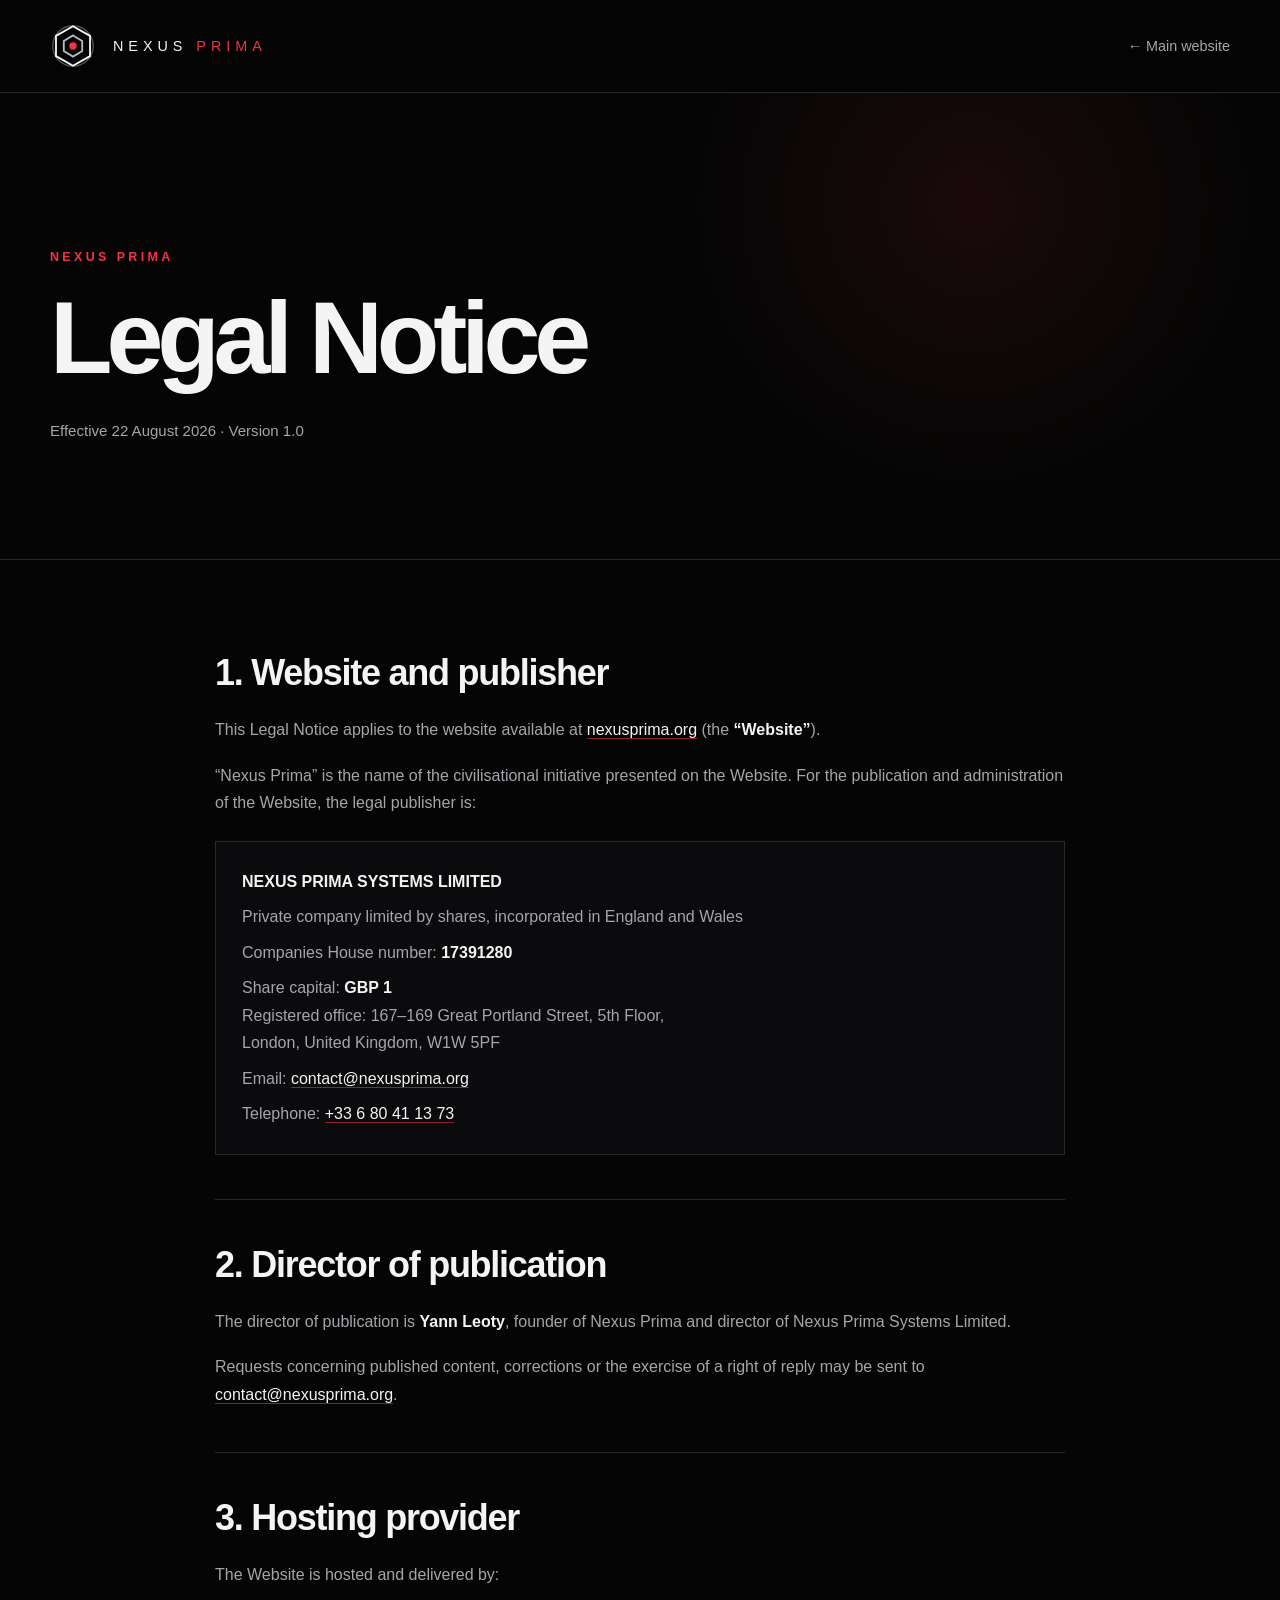
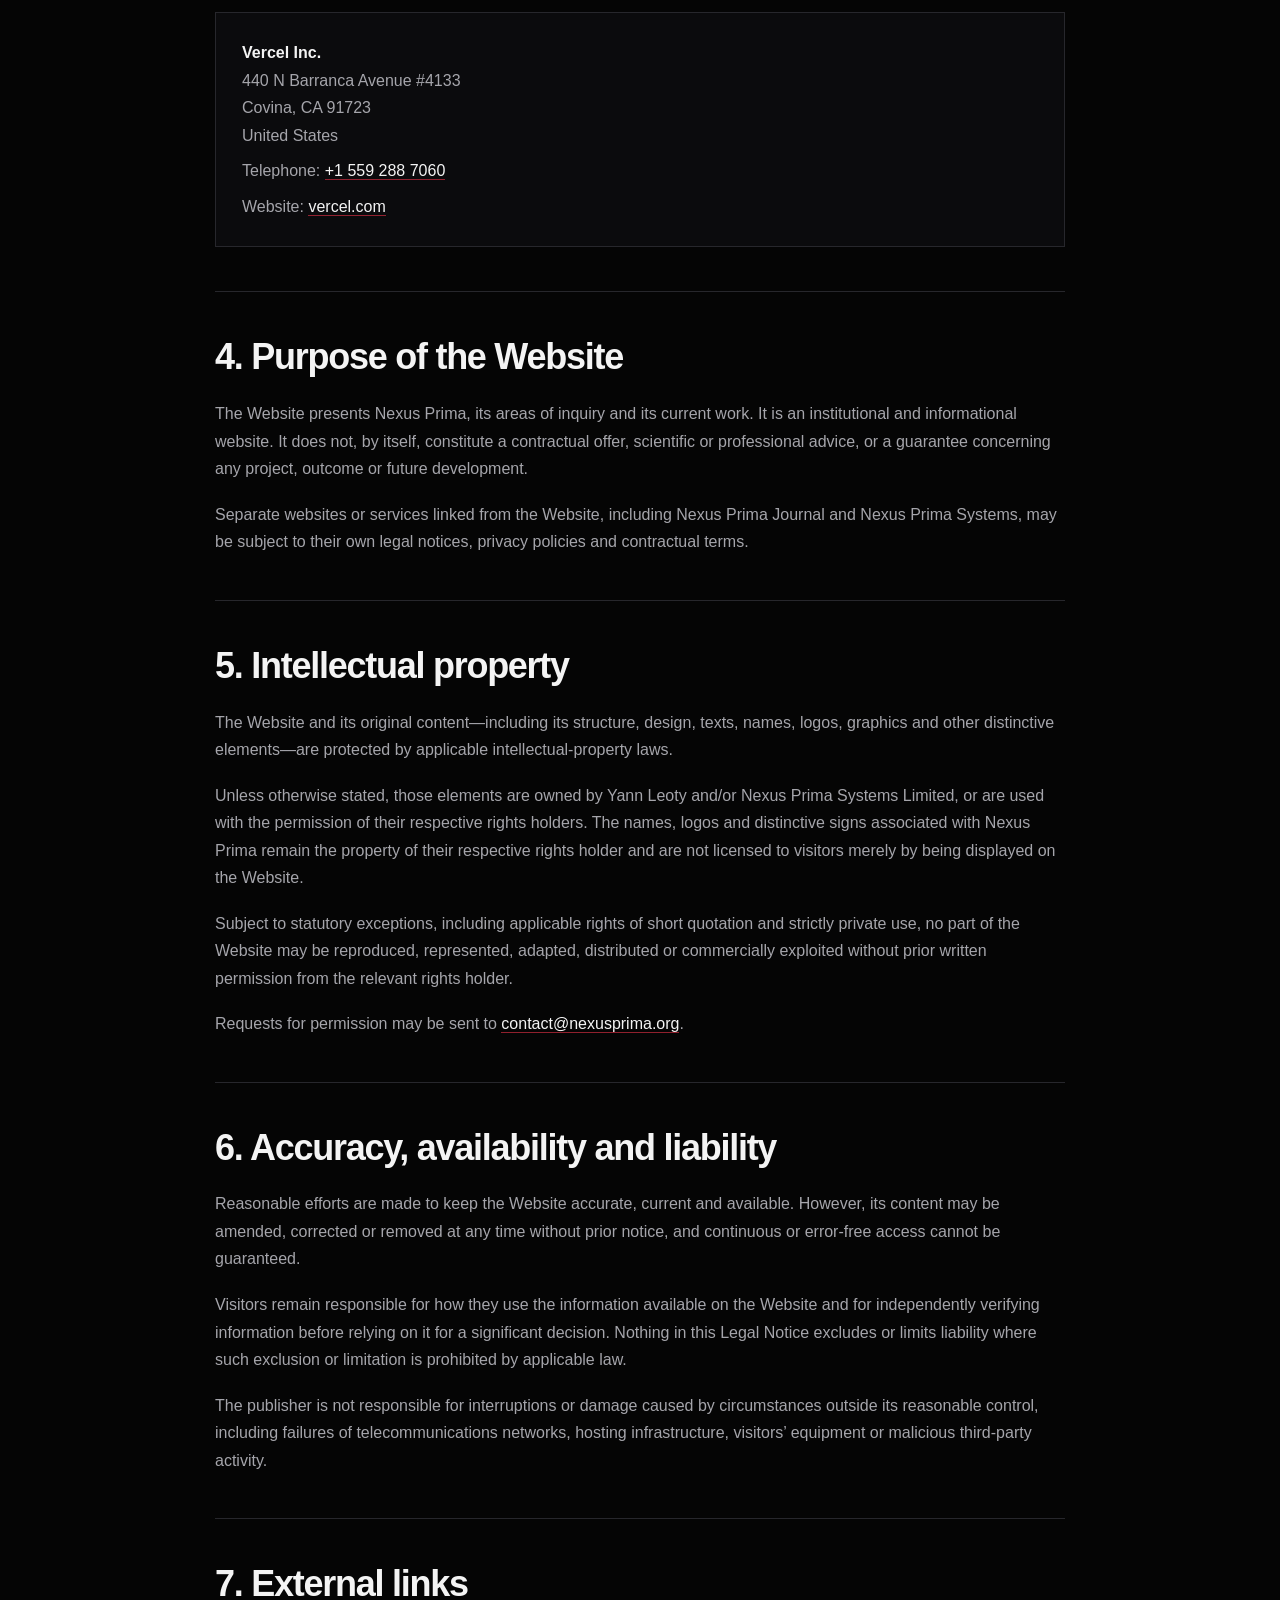
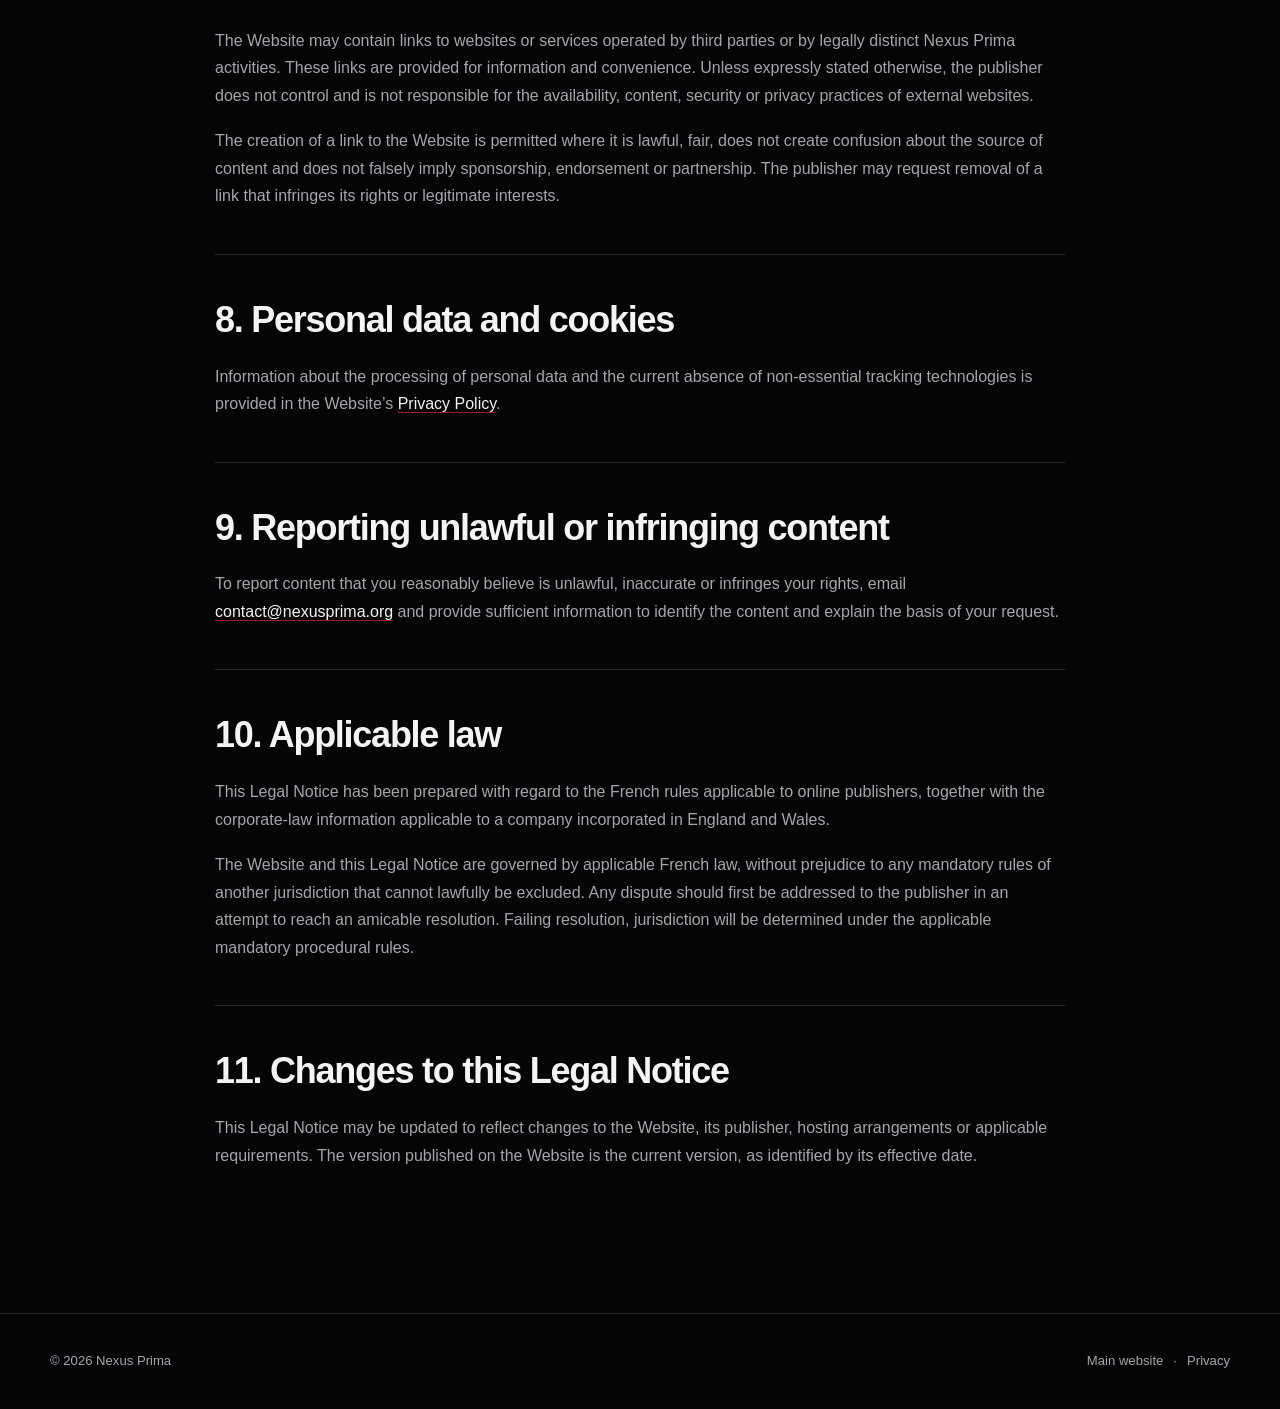
<file: legal/index.html>
<!DOCTYPE html>
<html lang="en">
<head>
  <meta charset="UTF-8">
  <meta name="viewport" content="width=device-width, initial-scale=1.0">

  <title>Legal Notice — Nexus Prima</title>
  <meta
    name="description"
    content="Legal information for the Nexus Prima website."
  >
  <link rel="canonical" href="https://nexusprima.org/legal/">
  <link rel="icon" href="/favicon.svg" type="image/svg+xml">

  <style>
    :root {
      --background: #050505;
      --surface: #0b0b0d;
      --text: #f4f4f4;
      --muted: #a5a5ab;
      --border: #27272c;
      --red: #ef3348;
      --max-width: 1180px;
      --reading-width: 850px;
    }

    * {
      box-sizing: border-box;
      margin: 0;
      padding: 0;
    }

    html {
      scroll-behavior: smooth;
    }

    body {
      background: var(--background);
      color: var(--text);
      font-family: Arial, Helvetica, sans-serif;
      line-height: 1.72;
      overflow-x: hidden;
    }

    a {
      color: inherit;
      text-decoration: none;
    }

    .container {
      width: min(100% - 48px, var(--max-width));
      margin: 0 auto;
    }

    header {
      position: sticky;
      top: 0;
      z-index: 100;
      background: rgba(5, 5, 5, 0.94);
      border-bottom: 1px solid var(--border);
      backdrop-filter: blur(14px);
      -webkit-backdrop-filter: blur(14px);
    }

    nav {
      min-height: 92px;
      display: flex;
      align-items: center;
      justify-content: space-between;
      gap: 30px;
    }

    .brand {
      display: flex;
      align-items: center;
      gap: 17px;
    }

    .symbol {
      width: 46px;
      height: 46px;
      flex: 0 0 auto;
    }

    .wordmark {
      font-size: 0.9rem;
      letter-spacing: 0.31rem;
      white-space: nowrap;
    }

    .wordmark span {
      color: var(--red);
    }

    .home-link {
      color: var(--muted);
      font-size: 0.9rem;
      transition: color 0.2s ease;
    }

    .home-link:hover,
    .home-link:focus-visible {
      color: var(--text);
    }

    .hero {
      padding: clamp(90px, 12vw, 170px) 0 clamp(70px, 9vw, 120px);
      border-bottom: 1px solid var(--border);
      background:
        radial-gradient(circle at 76% 24%, rgba(239, 51, 72, 0.09), transparent 28%),
        var(--background);
    }

    .eyebrow {
      margin-bottom: 22px;
      color: var(--red);
      font-size: 0.78rem;
      font-weight: 700;
      letter-spacing: 0.27em;
      text-transform: uppercase;
    }

    h1 {
      max-width: 900px;
      font-size: clamp(3.6rem, 8vw, 7.7rem);
      font-weight: 560;
      letter-spacing: -0.06em;
      line-height: 0.94;
    }

    .document-meta {
      margin-top: 32px;
      color: var(--muted);
      font-size: 0.94rem;
    }

    .legal-document {
      width: min(100% - 48px, var(--reading-width));
      margin: 0 auto;
      padding: 48px 0 100px;
    }

    .legal-section {
      padding: 44px 0;
      border-bottom: 1px solid var(--border);
    }

    .legal-section:last-child {
      border-bottom: 0;
    }

    h2 {
      margin-bottom: 22px;
      font-size: clamp(1.55rem, 3vw, 2.25rem);
      font-weight: 560;
      letter-spacing: -0.035em;
      line-height: 1.16;
    }

    p + p {
      margin-top: 18px;
    }

    p,
    address {
      color: var(--muted);
      font-size: 1rem;
      font-style: normal;
    }

    strong {
      color: var(--text);
      font-weight: 600;
    }

    .details {
      margin-top: 24px;
      padding: 26px;
      background: var(--surface);
      border: 1px solid var(--border);
    }

    .details p + p,
    .details address + p {
      margin-top: 8px;
    }

    .text-link {
      color: var(--text);
      border-bottom: 1px solid rgba(239, 51, 72, 0.6);
      transition: color 0.2s ease, border-color 0.2s ease;
    }

    .text-link:hover,
    .text-link:focus-visible {
      color: var(--red);
      border-color: var(--red);
    }

    footer {
      border-top: 1px solid var(--border);
      padding: 36px 0;
    }

    .footer-content {
      display: flex;
      align-items: center;
      justify-content: space-between;
      gap: 24px;
      color: var(--muted);
      font-size: 0.82rem;
    }

    .footer-links {
      display: flex;
      align-items: center;
      gap: 10px;
    }

    .footer-links a:hover,
    .footer-links a:focus-visible {
      color: var(--text);
    }

    @media (max-width: 680px) {
      .container,
      .legal-document {
        width: min(100% - 36px, var(--max-width));
      }

      nav {
        min-height: 78px;
      }

      .symbol {
        width: 38px;
        height: 38px;
      }

      .wordmark {
        font-size: 0.72rem;
        letter-spacing: 0.24rem;
      }

      .home-link {
        font-size: 0.82rem;
      }

      h1 {
        font-size: clamp(3.2rem, 16vw, 5rem);
      }

      .legal-document {
        padding-top: 24px;
      }

      .legal-section {
        padding: 36px 0;
      }

      .details {
        padding: 21px;
      }

      .footer-content {
        align-items: flex-start;
        flex-direction: column;
      }
    }
  </style>
</head>

<body>
  <header>
    <nav class="container" aria-label="Legal page navigation">
      <a class="brand" href="/" aria-label="Nexus Prima home">
        <svg
          class="symbol"
          viewBox="0 0 100 100"
          role="img"
          aria-label="Nexus Prima symbol"
        >
          <circle
            cx="50"
            cy="50"
            r="44"
            fill="none"
            stroke="#505057"
            stroke-width="3"
          />
          <polygon
            points="50,7 87,28 87,72 50,93 13,72 13,28"
            fill="none"
            stroke="#f4f4f4"
            stroke-width="4"
          />
          <polygon
            points="50,27 70,39 70,61 50,73 30,61 30,39"
            fill="none"
            stroke="#b8b8bd"
            stroke-width="4"
          />
          <circle cx="50" cy="50" r="8" fill="#ef3348" />
        </svg>

        <div class="wordmark">NEXUS <span>PRIMA</span></div>
      </a>

      <a class="home-link" href="/">← Main website</a>
    </nav>
  </header>

  <main>
    <section class="hero">
      <div class="container">
        <div class="eyebrow">Nexus Prima</div>
        <h1>Legal Notice</h1>
        <p class="document-meta">Effective 22 August 2026 · Version 1.0</p>
      </div>
    </section>

    <article class="legal-document">
      <section class="legal-section">
        <h2>1. Website and publisher</h2>
        <p>
          This Legal Notice applies to the website available at
          <a class="text-link" href="https://nexusprima.org/">nexusprima.org</a>
          (the <strong>“Website”</strong>).
        </p>
        <p>
          “Nexus Prima” is the name of the civilisational initiative presented
          on the Website. For the publication and administration of the Website,
          the legal publisher is:
        </p>

        <div class="details">
          <p><strong>NEXUS PRIMA SYSTEMS LIMITED</strong></p>
          <p>Private company limited by shares, incorporated in England and Wales</p>
          <p>Companies House number: <strong>17391280</strong></p>
          <p>Share capital: <strong>GBP 1</strong></p>
          <address>
            Registered office: 167–169 Great Portland Street, 5th Floor,<br>
            London, United Kingdom, W1W 5PF
          </address>
          <p>
            Email:
            <a class="text-link" href="mailto:contact@nexusprima.org">contact@nexusprima.org</a>
          </p>
          <p>
            Telephone:
            <a class="text-link" href="tel:+33680411373">+33 6 80 41 13 73</a>
          </p>
        </div>
      </section>

      <section class="legal-section">
        <h2>2. Director of publication</h2>
        <p>
          The director of publication is <strong>Yann Leoty</strong>, founder of
          Nexus Prima and director of Nexus Prima Systems Limited.
        </p>
        <p>
          Requests concerning published content, corrections or the exercise of
          a right of reply may be sent to
          <a class="text-link" href="mailto:contact@nexusprima.org">contact@nexusprima.org</a>.
        </p>
      </section>

      <section class="legal-section">
        <h2>3. Hosting provider</h2>
        <p>The Website is hosted and delivered by:</p>

        <div class="details">
          <p><strong>Vercel Inc.</strong></p>
          <address>
            440 N Barranca Avenue #4133<br>
            Covina, CA 91723<br>
            United States
          </address>
          <p>
            Telephone:
            <a class="text-link" href="tel:+15592887060">+1 559 288 7060</a>
          </p>
          <p>
            Website:
            <a class="text-link" href="https://vercel.com/" rel="external">vercel.com</a>
          </p>
        </div>
      </section>

      <section class="legal-section">
        <h2>4. Purpose of the Website</h2>
        <p>
          The Website presents Nexus Prima, its areas of inquiry and its current
          work. It is an institutional and informational website. It does not,
          by itself, constitute a contractual offer, scientific or professional
          advice, or a guarantee concerning any project, outcome or future
          development.
        </p>
        <p>
          Separate websites or services linked from the Website, including
          Nexus Prima Journal and Nexus Prima Systems, may be subject to their
          own legal notices, privacy policies and contractual terms.
        </p>
      </section>

      <section class="legal-section">
        <h2>5. Intellectual property</h2>
        <p>
          The Website and its original content—including its structure, design,
          texts, names, logos, graphics and other distinctive elements—are
          protected by applicable intellectual-property laws.
        </p>
        <p>
          Unless otherwise stated, those elements are owned by Yann Leoty and/or
          Nexus Prima Systems Limited, or are used with the permission of their
          respective rights holders. The names, logos and distinctive signs
          associated with Nexus Prima remain the property of their respective
          rights holder and are not licensed to visitors merely by being
          displayed on the Website.
        </p>
        <p>
          Subject to statutory exceptions, including applicable rights of short
          quotation and strictly private use, no part of the Website may be
          reproduced, represented, adapted, distributed or commercially
          exploited without prior written permission from the relevant rights
          holder.
        </p>
        <p>
          Requests for permission may be sent to
          <a class="text-link" href="mailto:contact@nexusprima.org">contact@nexusprima.org</a>.
        </p>
      </section>

      <section class="legal-section">
        <h2>6. Accuracy, availability and liability</h2>
        <p>
          Reasonable efforts are made to keep the Website accurate, current and
          available. However, its content may be amended, corrected or removed
          at any time without prior notice, and continuous or error-free access
          cannot be guaranteed.
        </p>
        <p>
          Visitors remain responsible for how they use the information available
          on the Website and for independently verifying information before
          relying on it for a significant decision. Nothing in this Legal Notice
          excludes or limits liability where such exclusion or limitation is
          prohibited by applicable law.
        </p>
        <p>
          The publisher is not responsible for interruptions or damage caused by
          circumstances outside its reasonable control, including failures of
          telecommunications networks, hosting infrastructure, visitors’
          equipment or malicious third-party activity.
        </p>
      </section>

      <section class="legal-section">
        <h2>7. External links</h2>
        <p>
          The Website may contain links to websites or services operated by third
          parties or by legally distinct Nexus Prima activities. These links are
          provided for information and convenience. Unless expressly stated
          otherwise, the publisher does not control and is not responsible for
          the availability, content, security or privacy practices of external
          websites.
        </p>
        <p>
          The creation of a link to the Website is permitted where it is lawful,
          fair, does not create confusion about the source of content and does
          not falsely imply sponsorship, endorsement or partnership. The
          publisher may request removal of a link that infringes its rights or
          legitimate interests.
        </p>
      </section>

      <section class="legal-section">
        <h2>8. Personal data and cookies</h2>
        <p>
          Information about the processing of personal data and the current
          absence of non-essential tracking technologies is provided in the
          Website’s <a class="text-link" href="/privacy/">Privacy Policy</a>.
        </p>
      </section>

      <section class="legal-section">
        <h2>9. Reporting unlawful or infringing content</h2>
        <p>
          To report content that you reasonably believe is unlawful, inaccurate
          or infringes your rights, email
          <a class="text-link" href="mailto:contact@nexusprima.org">contact@nexusprima.org</a>
          and provide sufficient information to identify the content and explain
          the basis of your request.
        </p>
      </section>

      <section class="legal-section">
        <h2>10. Applicable law</h2>
        <p>
          This Legal Notice has been prepared with regard to the French rules
          applicable to online publishers, together with the corporate-law
          information applicable to a company incorporated in England and Wales.
        </p>
        <p>
          The Website and this Legal Notice are governed by applicable French
          law, without prejudice to any mandatory rules of another jurisdiction
          that cannot lawfully be excluded. Any dispute should first be addressed
          to the publisher in an attempt to reach an amicable resolution. Failing
          resolution, jurisdiction will be determined under the applicable
          mandatory procedural rules.
        </p>
      </section>

      <section class="legal-section">
        <h2>11. Changes to this Legal Notice</h2>
        <p>
          This Legal Notice may be updated to reflect changes to the Website, its
          publisher, hosting arrangements or applicable requirements. The version
          published on the Website is the current version, as identified by its
          effective date.
        </p>
      </section>
    </article>
  </main>

  <footer>
    <div class="container footer-content">
      <div>© 2026 Nexus Prima</div>
      <div class="footer-links">
        <a href="/">Main website</a>
        <span>·</span>
        <a href="/privacy/">Privacy</a>
      </div>
    </div>
  </footer>
</body>
</html>
</file>
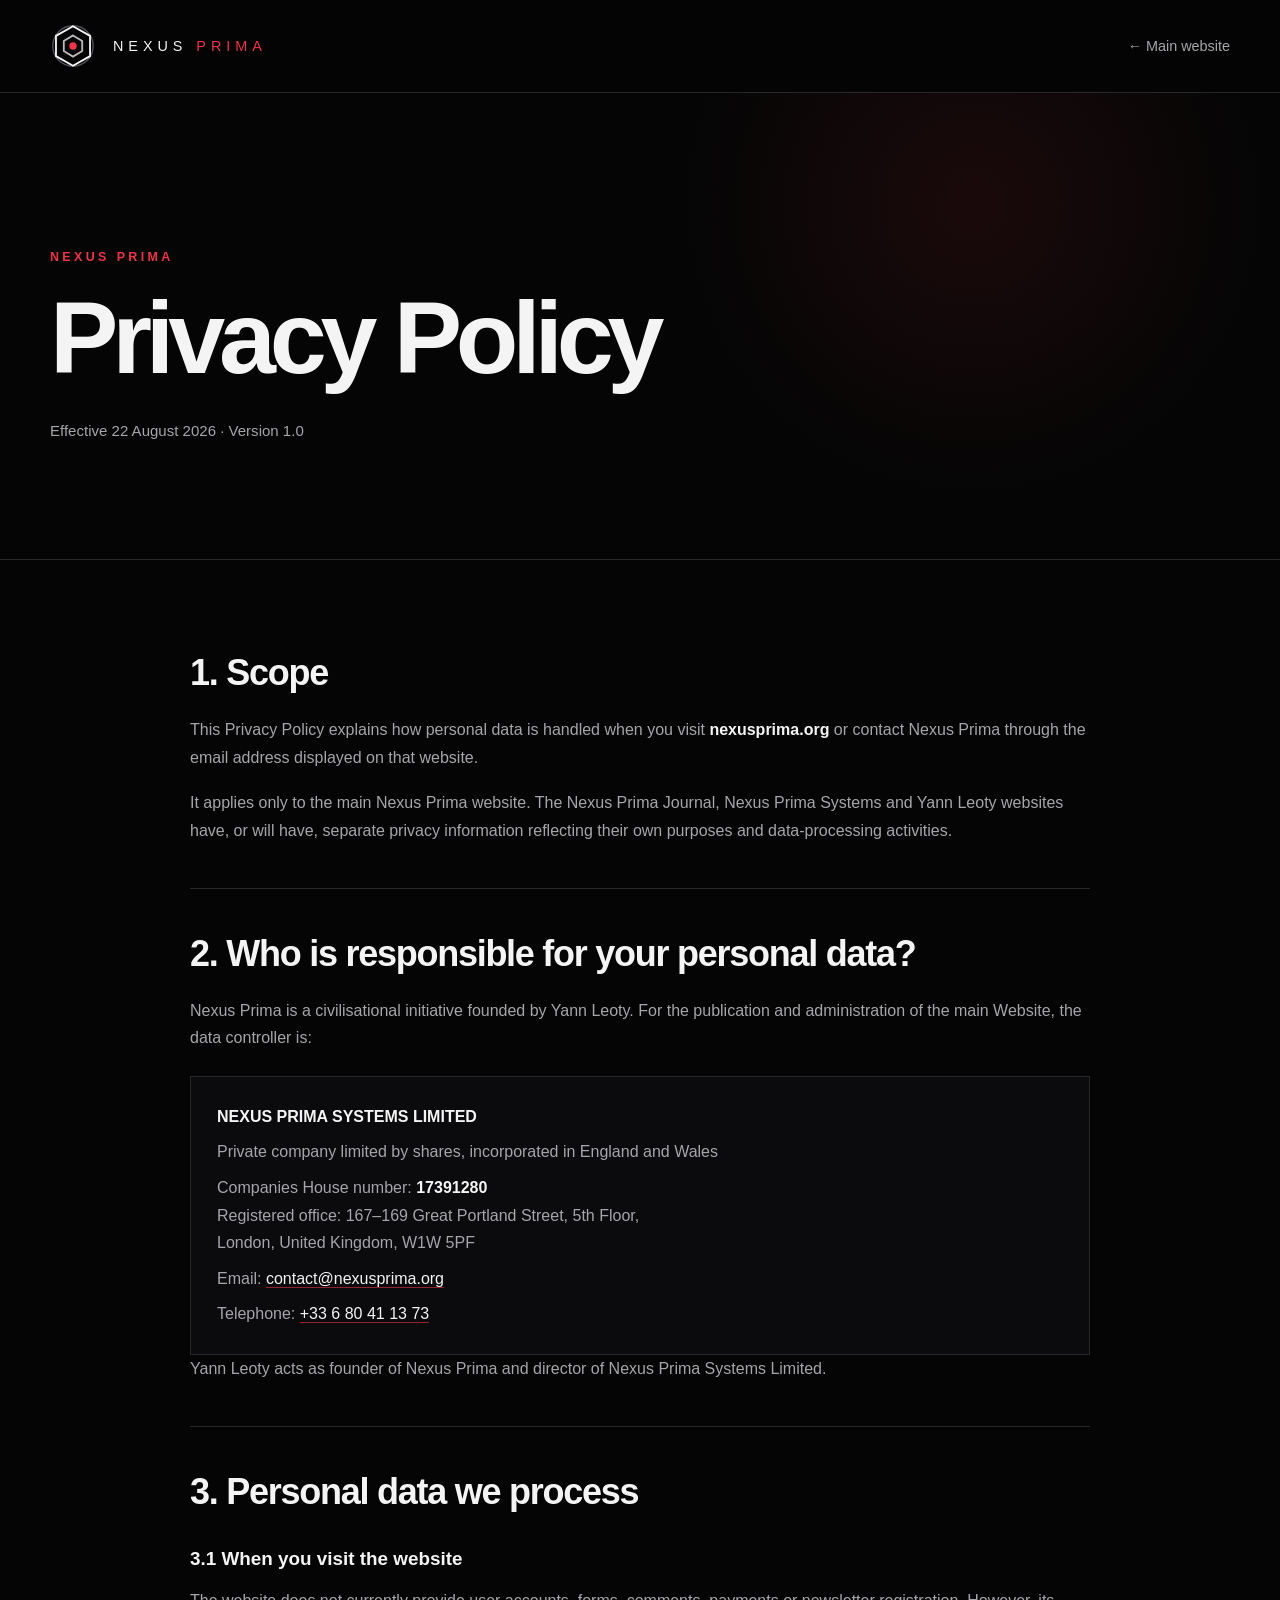
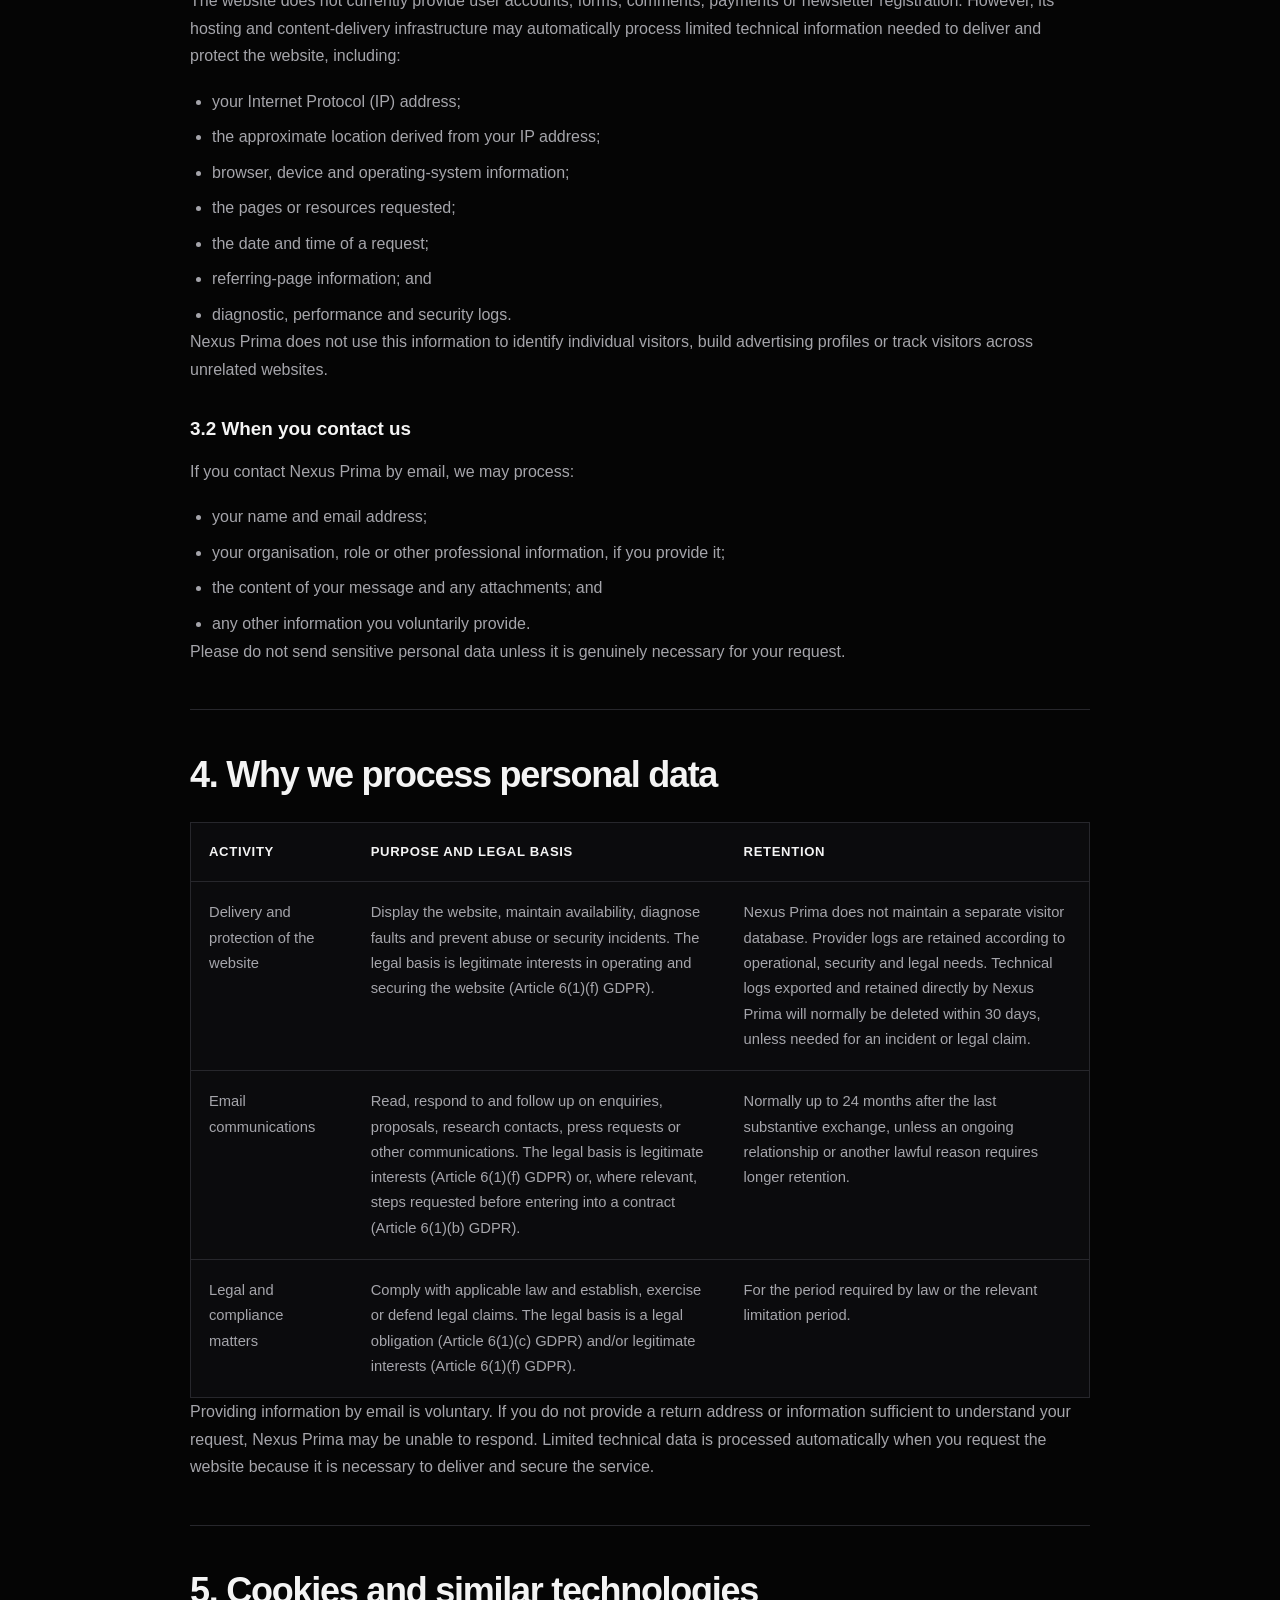
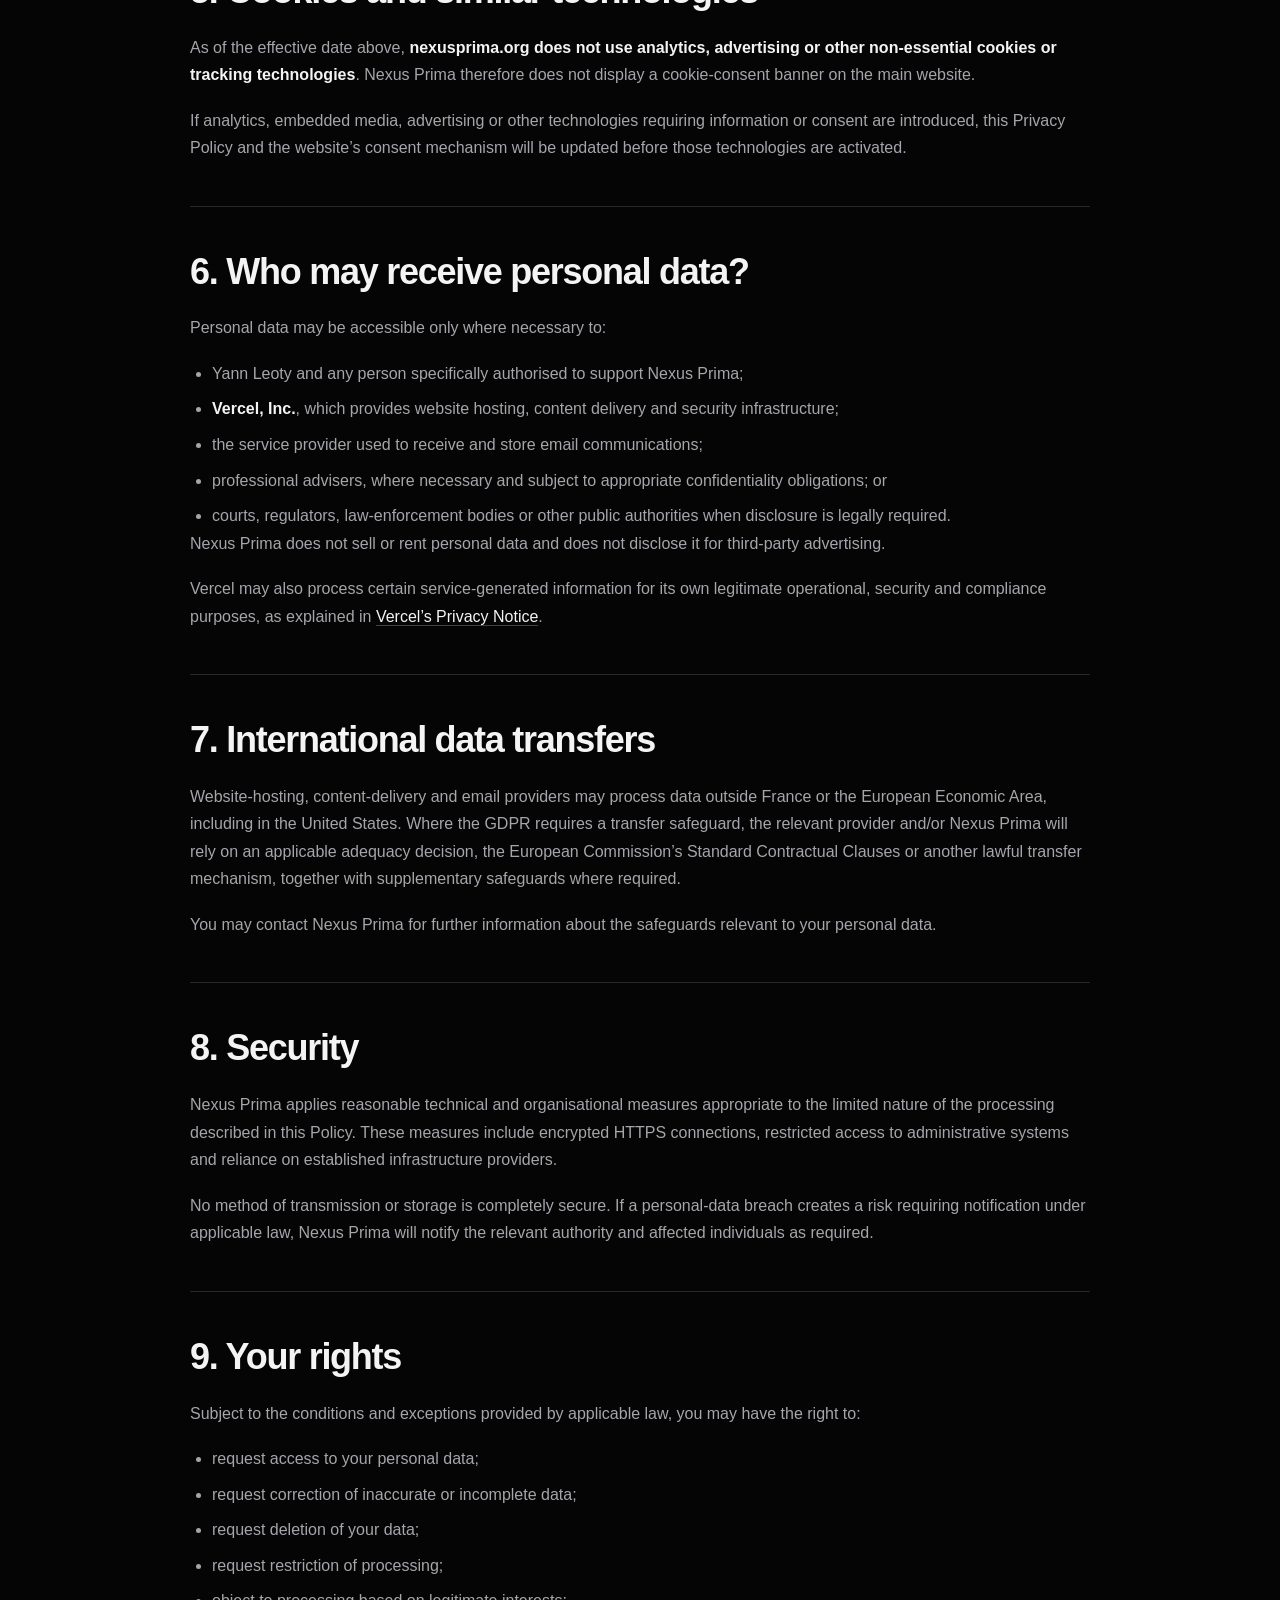
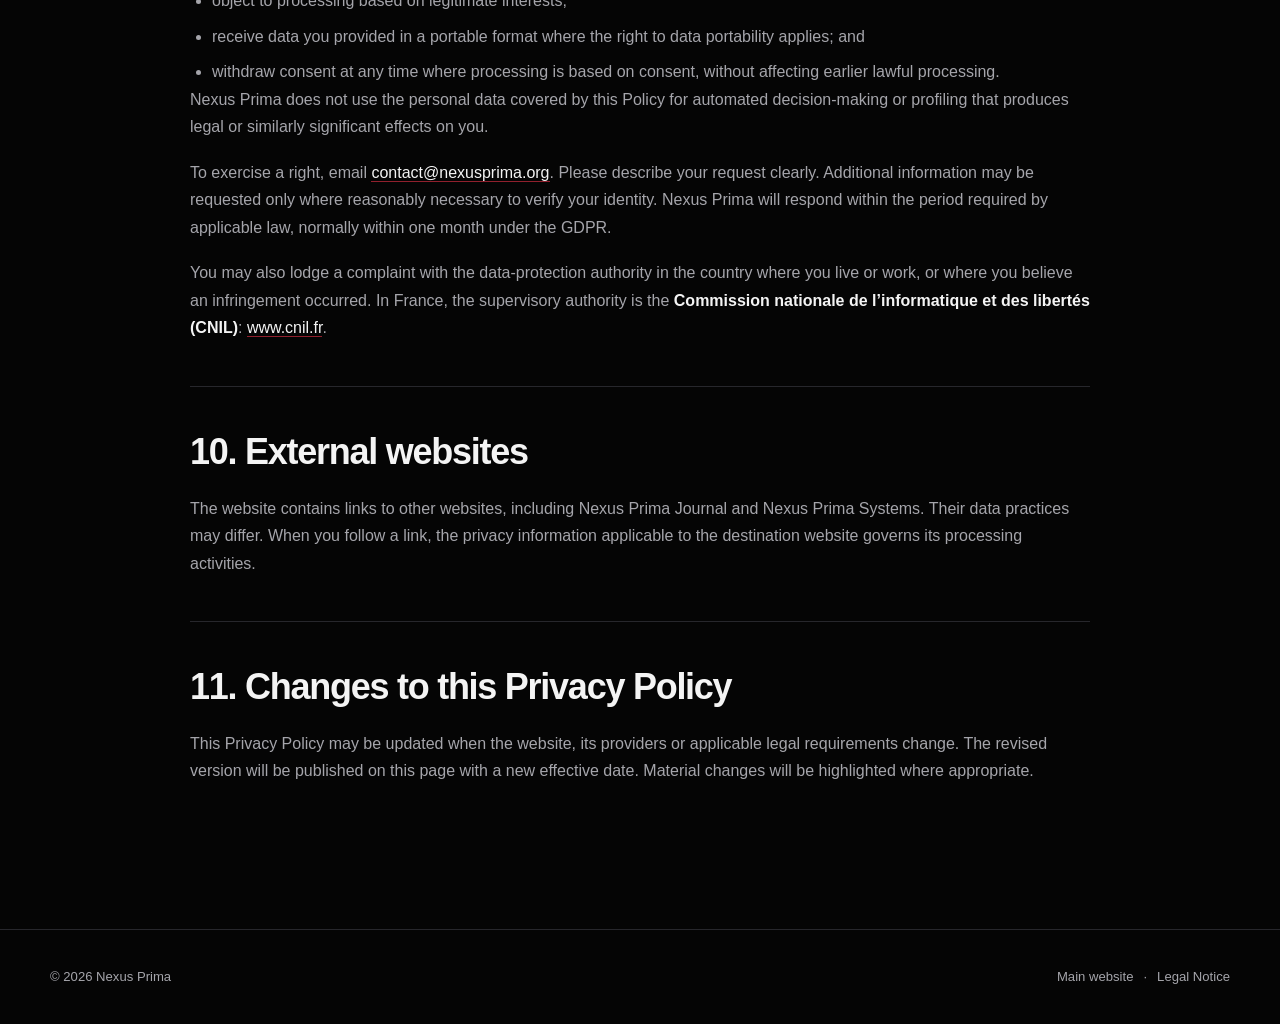
<file: privacy/index.html>
<!DOCTYPE html>
<html lang="en">
<head>
  <meta charset="UTF-8">
  <meta name="viewport" content="width=device-width, initial-scale=1.0">

  <title>Privacy Policy — Nexus Prima</title>
  <meta
    name="description"
    content="Privacy information for the Nexus Prima website."
  >
  <link rel="canonical" href="https://nexusprima.org/privacy/">
  <link rel="icon" href="/favicon.svg" type="image/svg+xml">

  <style>
    :root {
      --background: #050505;
      --surface: #0b0b0d;
      --text: #f4f4f4;
      --muted: #a5a5ab;
      --border: #27272c;
      --red: #ef3348;
      --max-width: 1180px;
      --reading-width: 900px;
    }

    * {
      box-sizing: border-box;
      margin: 0;
      padding: 0;
    }

    html {
      scroll-behavior: smooth;
    }

    body {
      background: var(--background);
      color: var(--text);
      font-family: Arial, Helvetica, sans-serif;
      line-height: 1.72;
      overflow-x: hidden;
    }

    a {
      color: inherit;
      text-decoration: none;
    }

    .container {
      width: min(100% - 48px, var(--max-width));
      margin: 0 auto;
    }

    header {
      position: sticky;
      top: 0;
      z-index: 100;
      background: rgba(5, 5, 5, 0.94);
      border-bottom: 1px solid var(--border);
      backdrop-filter: blur(14px);
      -webkit-backdrop-filter: blur(14px);
    }

    nav {
      min-height: 92px;
      display: flex;
      align-items: center;
      justify-content: space-between;
      gap: 30px;
    }

    .brand {
      display: flex;
      align-items: center;
      gap: 17px;
    }

    .symbol {
      width: 46px;
      height: 46px;
      flex: 0 0 auto;
    }

    .wordmark {
      font-size: 0.9rem;
      letter-spacing: 0.31rem;
      white-space: nowrap;
    }

    .wordmark span {
      color: var(--red);
    }

    .home-link {
      color: var(--muted);
      font-size: 0.9rem;
      transition: color 0.2s ease;
    }

    .home-link:hover,
    .home-link:focus-visible {
      color: var(--text);
    }

    .hero {
      padding: clamp(90px, 12vw, 170px) 0 clamp(70px, 9vw, 120px);
      border-bottom: 1px solid var(--border);
      background:
        radial-gradient(circle at 76% 24%, rgba(239, 51, 72, 0.09), transparent 28%),
        var(--background);
    }

    .eyebrow {
      margin-bottom: 22px;
      color: var(--red);
      font-size: 0.78rem;
      font-weight: 700;
      letter-spacing: 0.27em;
      text-transform: uppercase;
    }

    h1 {
      max-width: 900px;
      font-size: clamp(3.6rem, 8vw, 7.7rem);
      font-weight: 560;
      letter-spacing: -0.06em;
      line-height: 0.94;
    }

    .document-meta {
      margin-top: 32px;
      color: var(--muted);
      font-size: 0.94rem;
    }

    .privacy-document {
      width: min(100% - 48px, var(--reading-width));
      margin: 0 auto;
      padding: 48px 0 100px;
    }

    .privacy-section {
      padding: 44px 0;
      border-bottom: 1px solid var(--border);
    }

    .privacy-section:last-child {
      border-bottom: 0;
    }

    h2 {
      margin-bottom: 22px;
      font-size: clamp(1.55rem, 3vw, 2.25rem);
      font-weight: 560;
      letter-spacing: -0.035em;
      line-height: 1.16;
    }

    h3 {
      margin: 30px 0 12px;
      color: var(--text);
      font-size: 1.18rem;
      font-weight: 600;
    }

    p + p {
      margin-top: 18px;
    }

    p,
    address,
    li {
      color: var(--muted);
      font-size: 1rem;
      font-style: normal;
    }

    strong {
      color: var(--text);
      font-weight: 600;
    }

    ul {
      margin: 18px 0 0 22px;
    }

    li + li {
      margin-top: 8px;
    }

    .details {
      margin-top: 24px;
      padding: 26px;
      background: var(--surface);
      border: 1px solid var(--border);
    }

    .details p + p,
    .details address + p {
      margin-top: 8px;
    }

    .text-link {
      color: var(--text);
      border-bottom: 1px solid rgba(239, 51, 72, 0.6);
      transition: color 0.2s ease, border-color 0.2s ease;
    }

    .text-link:hover,
    .text-link:focus-visible {
      color: var(--red);
      border-color: var(--red);
    }

    .table-wrap {
      margin-top: 26px;
      overflow-x: auto;
      border: 1px solid var(--border);
    }

    table {
      width: 100%;
      min-width: 720px;
      border-collapse: collapse;
      background: var(--surface);
    }

    th,
    td {
      padding: 18px;
      border-bottom: 1px solid var(--border);
      text-align: left;
      vertical-align: top;
    }

    th {
      color: var(--text);
      font-size: 0.82rem;
      letter-spacing: 0.05em;
      text-transform: uppercase;
    }

    td {
      color: var(--muted);
      font-size: 0.92rem;
    }

    tr:last-child td {
      border-bottom: 0;
    }

    footer {
      border-top: 1px solid var(--border);
      padding: 36px 0;
    }

    .footer-content {
      display: flex;
      align-items: center;
      justify-content: space-between;
      gap: 24px;
      color: var(--muted);
      font-size: 0.82rem;
    }

    .footer-links {
      display: flex;
      align-items: center;
      gap: 10px;
    }

    .footer-links a:hover,
    .footer-links a:focus-visible {
      color: var(--text);
    }

    @media (max-width: 680px) {
      .container,
      .privacy-document {
        width: min(100% - 36px, var(--max-width));
      }

      nav {
        min-height: 78px;
      }

      .symbol {
        width: 38px;
        height: 38px;
      }

      .wordmark {
        font-size: 0.72rem;
        letter-spacing: 0.24rem;
      }

      .home-link {
        font-size: 0.82rem;
      }

      h1 {
        font-size: clamp(3.2rem, 16vw, 5rem);
      }

      .privacy-document {
        padding-top: 24px;
      }

      .privacy-section {
        padding: 36px 0;
      }

      .details {
        padding: 21px;
      }

      .footer-content {
        align-items: flex-start;
        flex-direction: column;
      }
    }
  </style>
</head>

<body>
  <header>
    <nav class="container" aria-label="Privacy page navigation">
      <a class="brand" href="/" aria-label="Nexus Prima home">
        <svg
          class="symbol"
          viewBox="0 0 100 100"
          role="img"
          aria-label="Nexus Prima symbol"
        >
          <circle
            cx="50"
            cy="50"
            r="44"
            fill="none"
            stroke="#505057"
            stroke-width="3"
          />
          <polygon
            points="50,7 87,28 87,72 50,93 13,72 13,28"
            fill="none"
            stroke="#f4f4f4"
            stroke-width="4"
          />
          <polygon
            points="50,27 70,39 70,61 50,73 30,61 30,39"
            fill="none"
            stroke="#b8b8bd"
            stroke-width="4"
          />
          <circle cx="50" cy="50" r="8" fill="#ef3348" />
        </svg>

        <div class="wordmark">NEXUS <span>PRIMA</span></div>
      </a>

      <a class="home-link" href="/">← Main website</a>
    </nav>
  </header>

  <main>
    <section class="hero">
      <div class="container">
        <div class="eyebrow">Nexus Prima</div>
        <h1>Privacy Policy</h1>
        <p class="document-meta">Effective 22 August 2026 · Version 1.0</p>
      </div>
    </section>

    <article class="privacy-document">
      <section class="privacy-section">
        <h2>1. Scope</h2>
        <p>
          This Privacy Policy explains how personal data is handled when you
          visit <strong>nexusprima.org</strong> or contact Nexus Prima through
          the email address displayed on that website.
        </p>
        <p>
          It applies only to the main Nexus Prima website. The Nexus Prima
          Journal, Nexus Prima Systems and Yann Leoty websites have, or will
          have, separate privacy information reflecting their own purposes and
          data-processing activities.
        </p>
      </section>

      <section class="privacy-section">
        <h2>2. Who is responsible for your personal data?</h2>
        <p>
          Nexus Prima is a civilisational initiative founded by Yann Leoty. For
          the publication and administration of the main Website, the data
          controller is:
        </p>

        <div class="details">
          <p><strong>NEXUS PRIMA SYSTEMS LIMITED</strong></p>
          <p>Private company limited by shares, incorporated in England and Wales</p>
          <p>Companies House number: <strong>17391280</strong></p>
          <address>
            Registered office: 167–169 Great Portland Street, 5th Floor,<br>
            London, United Kingdom, W1W 5PF
          </address>
          <p>
            Email:
            <a class="text-link" href="mailto:contact@nexusprima.org">contact@nexusprima.org</a>
          </p>
          <p>
            Telephone:
            <a class="text-link" href="tel:+33680411373">+33 6 80 41 13 73</a>
          </p>
        </div>

        <p>
          Yann Leoty acts as founder of Nexus Prima and director of Nexus Prima
          Systems Limited.
        </p>
      </section>

      <section class="privacy-section">
        <h2>3. Personal data we process</h2>

        <h3>3.1 When you visit the website</h3>
        <p>
          The website does not currently provide user accounts, forms, comments,
          payments or newsletter registration. However, its hosting and
          content-delivery infrastructure may automatically process limited
          technical information needed to deliver and protect the website,
          including:
        </p>
        <ul>
          <li>your Internet Protocol (IP) address;</li>
          <li>the approximate location derived from your IP address;</li>
          <li>browser, device and operating-system information;</li>
          <li>the pages or resources requested;</li>
          <li>the date and time of a request;</li>
          <li>referring-page information; and</li>
          <li>diagnostic, performance and security logs.</li>
        </ul>
        <p>
          Nexus Prima does not use this information to identify individual
          visitors, build advertising profiles or track visitors across
          unrelated websites.
        </p>

        <h3>3.2 When you contact us</h3>
        <p>
          If you contact Nexus Prima by email, we may process:
        </p>
        <ul>
          <li>your name and email address;</li>
          <li>your organisation, role or other professional information, if you provide it;</li>
          <li>the content of your message and any attachments; and</li>
          <li>any other information you voluntarily provide.</li>
        </ul>
        <p>
          Please do not send sensitive personal data unless it is genuinely
          necessary for your request.
        </p>
      </section>

      <section class="privacy-section">
        <h2>4. Why we process personal data</h2>

        <div class="table-wrap">
          <table>
            <thead>
              <tr>
                <th>Activity</th>
                <th>Purpose and legal basis</th>
                <th>Retention</th>
              </tr>
            </thead>
            <tbody>
              <tr>
                <td>Delivery and protection of the website</td>
                <td>
                  Display the website, maintain availability, diagnose faults
                  and prevent abuse or security incidents. The legal basis is
                  legitimate interests in operating and securing the website
                  (Article 6(1)(f) GDPR).
                </td>
                <td>
                  Nexus Prima does not maintain a separate visitor database.
                  Provider logs are retained according to operational, security
                  and legal needs. Technical logs exported and retained directly
                  by Nexus Prima will normally be deleted within 30 days, unless
                  needed for an incident or legal claim.
                </td>
              </tr>
              <tr>
                <td>Email communications</td>
                <td>
                  Read, respond to and follow up on enquiries, proposals,
                  research contacts, press requests or other communications. The
                  legal basis is legitimate interests (Article 6(1)(f) GDPR) or,
                  where relevant, steps requested before entering into a contract
                  (Article 6(1)(b) GDPR).
                </td>
                <td>
                  Normally up to 24 months after the last substantive exchange,
                  unless an ongoing relationship or another lawful reason
                  requires longer retention.
                </td>
              </tr>
              <tr>
                <td>Legal and compliance matters</td>
                <td>
                  Comply with applicable law and establish, exercise or defend
                  legal claims. The legal basis is a legal obligation
                  (Article 6(1)(c) GDPR) and/or legitimate interests
                  (Article 6(1)(f) GDPR).
                </td>
                <td>
                  For the period required by law or the relevant limitation
                  period.
                </td>
              </tr>
            </tbody>
          </table>
        </div>

        <p>
          Providing information by email is voluntary. If you do not provide a
          return address or information sufficient to understand your request,
          Nexus Prima may be unable to respond. Limited technical data is
          processed automatically when you request the website because it is
          necessary to deliver and secure the service.
        </p>
      </section>

      <section class="privacy-section">
        <h2>5. Cookies and similar technologies</h2>
        <p>
          As of the effective date above, <strong>nexusprima.org does not use
          analytics, advertising or other non-essential cookies or tracking
          technologies</strong>. Nexus Prima therefore does not display a
          cookie-consent banner on the main website.
        </p>
        <p>
          If analytics, embedded media, advertising or other technologies
          requiring information or consent are introduced, this Privacy Policy
          and the website’s consent mechanism will be updated before those
          technologies are activated.
        </p>
      </section>

      <section class="privacy-section">
        <h2>6. Who may receive personal data?</h2>
        <p>Personal data may be accessible only where necessary to:</p>
        <ul>
          <li>Yann Leoty and any person specifically authorised to support Nexus Prima;</li>
          <li><strong>Vercel, Inc.</strong>, which provides website hosting, content delivery and security infrastructure;</li>
          <li>the service provider used to receive and store email communications;</li>
          <li>professional advisers, where necessary and subject to appropriate confidentiality obligations; or</li>
          <li>courts, regulators, law-enforcement bodies or other public authorities when disclosure is legally required.</li>
        </ul>
        <p>
          Nexus Prima does not sell or rent personal data and does not disclose
          it for third-party advertising.
        </p>
        <p>
          Vercel may also process certain service-generated information for its
          own legitimate operational, security and compliance purposes, as
          explained in
          <a class="text-link" href="https://vercel.com/legal/privacy-notice" rel="external">Vercel’s Privacy Notice</a>.
        </p>
      </section>

      <section class="privacy-section">
        <h2>7. International data transfers</h2>
        <p>
          Website-hosting, content-delivery and email providers may process data
          outside France or the European Economic Area, including in the United
          States. Where the GDPR requires a transfer safeguard, the relevant
          provider and/or Nexus Prima will rely on an applicable adequacy
          decision, the European Commission’s Standard Contractual Clauses or
          another lawful transfer mechanism, together with supplementary
          safeguards where required.
        </p>
        <p>
          You may contact Nexus Prima for further information about the
          safeguards relevant to your personal data.
        </p>
      </section>

      <section class="privacy-section">
        <h2>8. Security</h2>
        <p>
          Nexus Prima applies reasonable technical and organisational measures
          appropriate to the limited nature of the processing described in this
          Policy. These measures include encrypted HTTPS connections, restricted
          access to administrative systems and reliance on established
          infrastructure providers.
        </p>
        <p>
          No method of transmission or storage is completely secure. If a
          personal-data breach creates a risk requiring notification under
          applicable law, Nexus Prima will notify the relevant authority and
          affected individuals as required.
        </p>
      </section>

      <section class="privacy-section">
        <h2>9. Your rights</h2>
        <p>
          Subject to the conditions and exceptions provided by applicable law,
          you may have the right to:
        </p>
        <ul>
          <li>request access to your personal data;</li>
          <li>request correction of inaccurate or incomplete data;</li>
          <li>request deletion of your data;</li>
          <li>request restriction of processing;</li>
          <li>object to processing based on legitimate interests;</li>
          <li>receive data you provided in a portable format where the right to data portability applies; and</li>
          <li>withdraw consent at any time where processing is based on consent, without affecting earlier lawful processing.</li>
        </ul>
        <p>
          Nexus Prima does not use the personal data covered by this Policy for
          automated decision-making or profiling that produces legal or similarly
          significant effects on you.
        </p>
        <p>
          To exercise a right, email
          <a class="text-link" href="mailto:contact@nexusprima.org">contact@nexusprima.org</a>.
          Please describe your request clearly. Additional information may be
          requested only where reasonably necessary to verify your identity.
          Nexus Prima will respond within the period required by applicable law,
          normally within one month under the GDPR.
        </p>
        <p>
          You may also lodge a complaint with the data-protection authority in
          the country where you live or work, or where you believe an
          infringement occurred. In France, the supervisory authority is the
          <strong>Commission nationale de l’informatique et des libertés
          (CNIL)</strong>:
          <a class="text-link" href="https://www.cnil.fr/" rel="external">www.cnil.fr</a>.
        </p>
      </section>

      <section class="privacy-section">
        <h2>10. External websites</h2>
        <p>
          The website contains links to other websites, including Nexus Prima
          Journal and Nexus Prima Systems. Their data practices may differ. When
          you follow a link, the privacy information applicable to the destination
          website governs its processing activities.
        </p>
      </section>

      <section class="privacy-section">
        <h2>11. Changes to this Privacy Policy</h2>
        <p>
          This Privacy Policy may be updated when the website, its providers or
          applicable legal requirements change. The revised version will be
          published on this page with a new effective date. Material changes will
          be highlighted where appropriate.
        </p>
      </section>
    </article>
  </main>

  <footer>
    <div class="container footer-content">
      <div>© 2026 Nexus Prima</div>
      <div class="footer-links">
        <a href="/">Main website</a>
        <span>·</span>
        <a href="/legal/">Legal Notice</a>
      </div>
    </div>
  </footer>
</body>
</html>
</file>
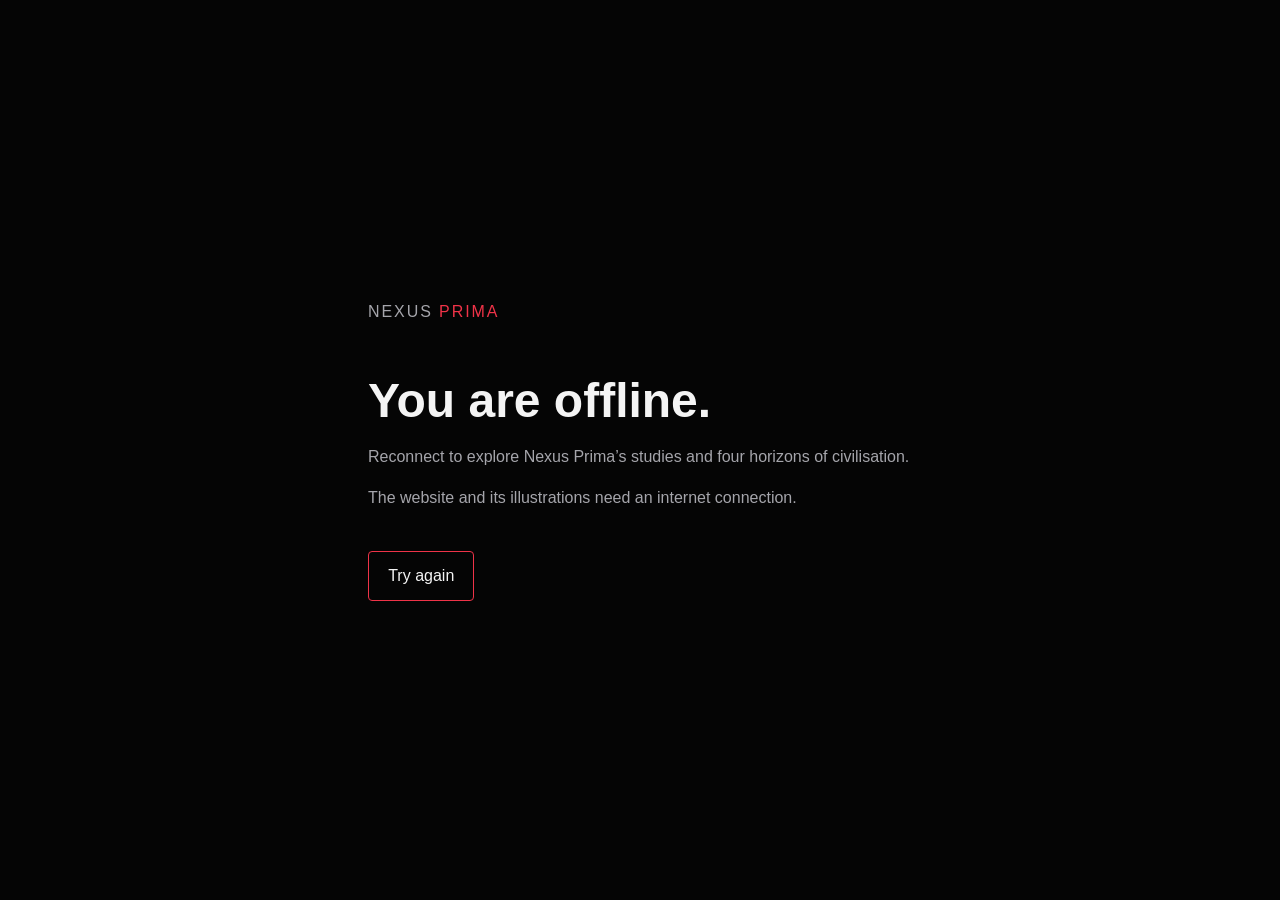
<file: offline.html>
<!doctype html>
<html lang="en">
<head>
  <meta charset="UTF-8">
  <meta name="viewport" content="width=device-width, initial-scale=1.0">
  <meta name="theme-color" content="#050505">
  <meta name="robots" content="noindex">
  <title>Nexus Prima — Offline</title>
  <style>
    * { box-sizing: border-box; }
    body { margin: 0; min-height: 100vh; min-height: 100svh; display: grid; place-items: center; padding: 32px; background: #050505; color: #f4f4f4; font-family: Arial, Helvetica, sans-serif; line-height: 1.6; }
    main { width: 100%; max-width: 34rem; }
    .wordmark { font-size: 1rem; letter-spacing: .12em; margin: 0 0 3rem; }
    .wordmark span { color: #ef3348; }
    h1 { margin: 0 0 1rem; font-size: clamp(2rem, 7vw, 3rem); line-height: 1.15; }
    p { color: #a5a5ab; font-size: 1rem; }
    a { display: inline-block; min-height: 44px; margin-top: 1.5rem; padding: .7rem 1.2rem; border: 1px solid #ef3348; border-radius: 4px; color: #f4f4f4; text-decoration: none; }
    a:hover { background: #191013; }
    a:focus-visible { outline: 2px solid #f4f4f4; outline-offset: 4px; }
  </style>
</head>
<body>
  <main>
    <p class="wordmark">NEXUS <span>PRIMA</span></p>
    <h1>You are offline.</h1>
    <p>Reconnect to explore Nexus Prima’s studies and four horizons of civilisation.</p>
    <p>The website and its illustrations need an internet connection.</p>
    <a href="/">Try again</a>
  </main>
</body>
</html>
</file>
<file: pwa.css>
/* Nexus Prima PWA v1.1 — installation control only. */
.np-pwa-install {
  width: 24rem;
  max-width: 100%;
  margin-top: 1.5rem;
  overflow: hidden;
  border: 1px solid #303036;
  border-radius: 8px;
  background: #0b0b0d;
  color: #a5a5ab;
  font-family: Arial, Helvetica, sans-serif;
  font-size: 1rem;
  line-height: 1.6;
  text-align: left;
}
.np-pwa-install[hidden], .np-pwa-install [hidden] { display: none !important; }
.np-pwa-install summary {
  display: flex;
  align-items: center;
  justify-content: space-between;
  gap: 1.25rem;
  min-height: 52px;
  margin: 0;
  padding: .875rem 1.125rem;
  list-style: none;
  color: #f4f4f4;
  font-size: 1rem;
  font-weight: 500;
  line-height: 1.4;
  text-decoration: none;
  cursor: pointer;
  -webkit-tap-highlight-color: transparent;
}
.np-pwa-install summary::-webkit-details-marker { display: none; }
.np-pwa-install summary::marker { content: ''; }
.np-pwa-install summary::after {
  content: '';
  flex: 0 0 auto;
  width: 7px;
  height: 7px;
  margin-right: 2px;
  border-right: 1.5px solid #ef3348;
  border-bottom: 1.5px solid #ef3348;
  transform: rotate(45deg) translateY(-2px);
}
.np-pwa-install[open] summary::after {
  transform: rotate(225deg) translate(-1px, -1px);
}
.np-pwa-install summary:hover { background: #121215; text-decoration: none; }
.np-pwa-install summary:focus-visible {
  outline: 2px solid #f4f4f4;
  outline-offset: -4px;
}
.np-pwa-install p { margin: 0 1.125rem 1.125rem; font-size: 1rem; line-height: 1.65; }
.np-pwa-install p:empty { display: none; }
.np-pwa-install button {
  display: inline-block;
  min-height: 44px;
  max-width: calc(100% - 2.25rem);
  margin: 0 1.125rem 1.125rem;
  padding: .625rem 1rem;
  border: 1px solid #ef3348;
  border-radius: 4px;
  background: #050505;
  color: #f4f4f4;
  cursor: pointer;
  font: inherit;
}
.np-pwa-install button:hover { background: #191013; }
.np-pwa-install button:focus-visible { outline: 2px solid #f4f4f4; outline-offset: 3px; }
.np-pwa-install button:disabled { opacity: .65; cursor: wait; }
@media (display-mode: standalone), (display-mode: fullscreen) {
  .np-pwa-install { display: none; }
}
</file>
